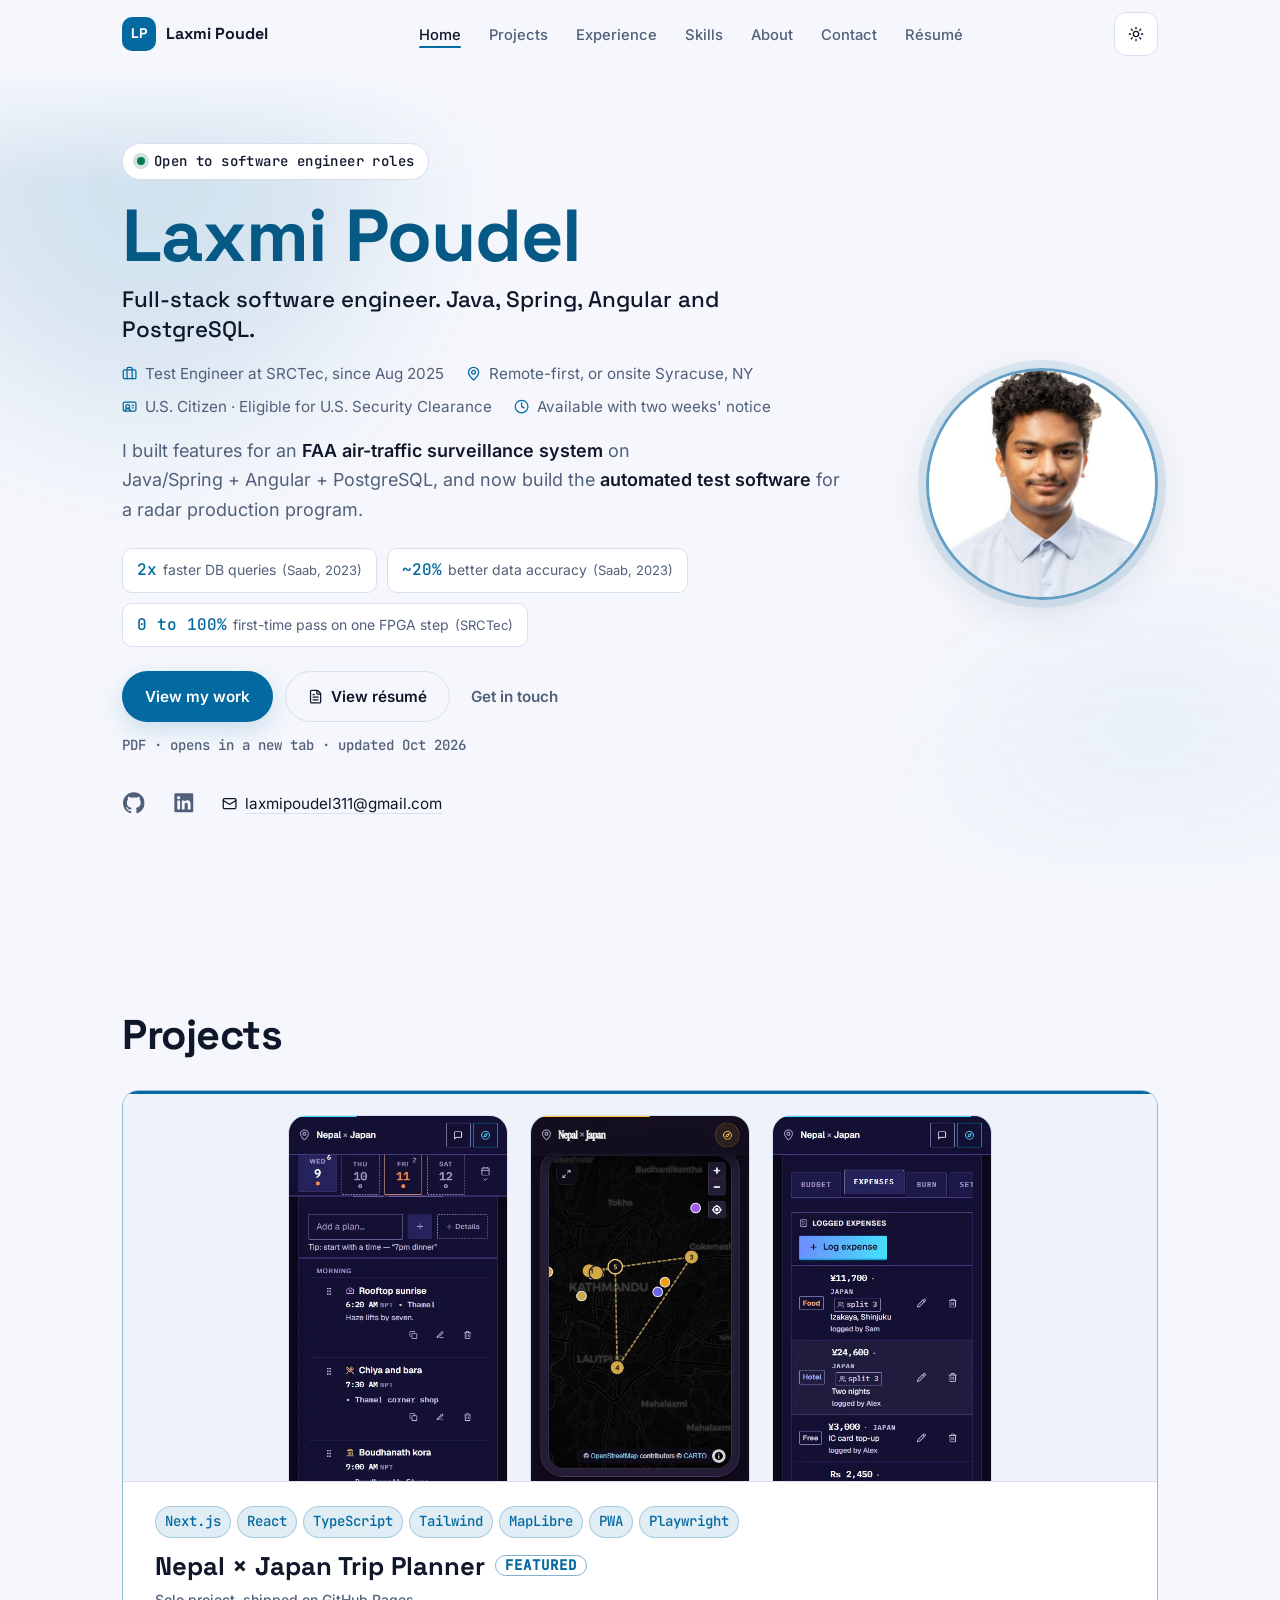
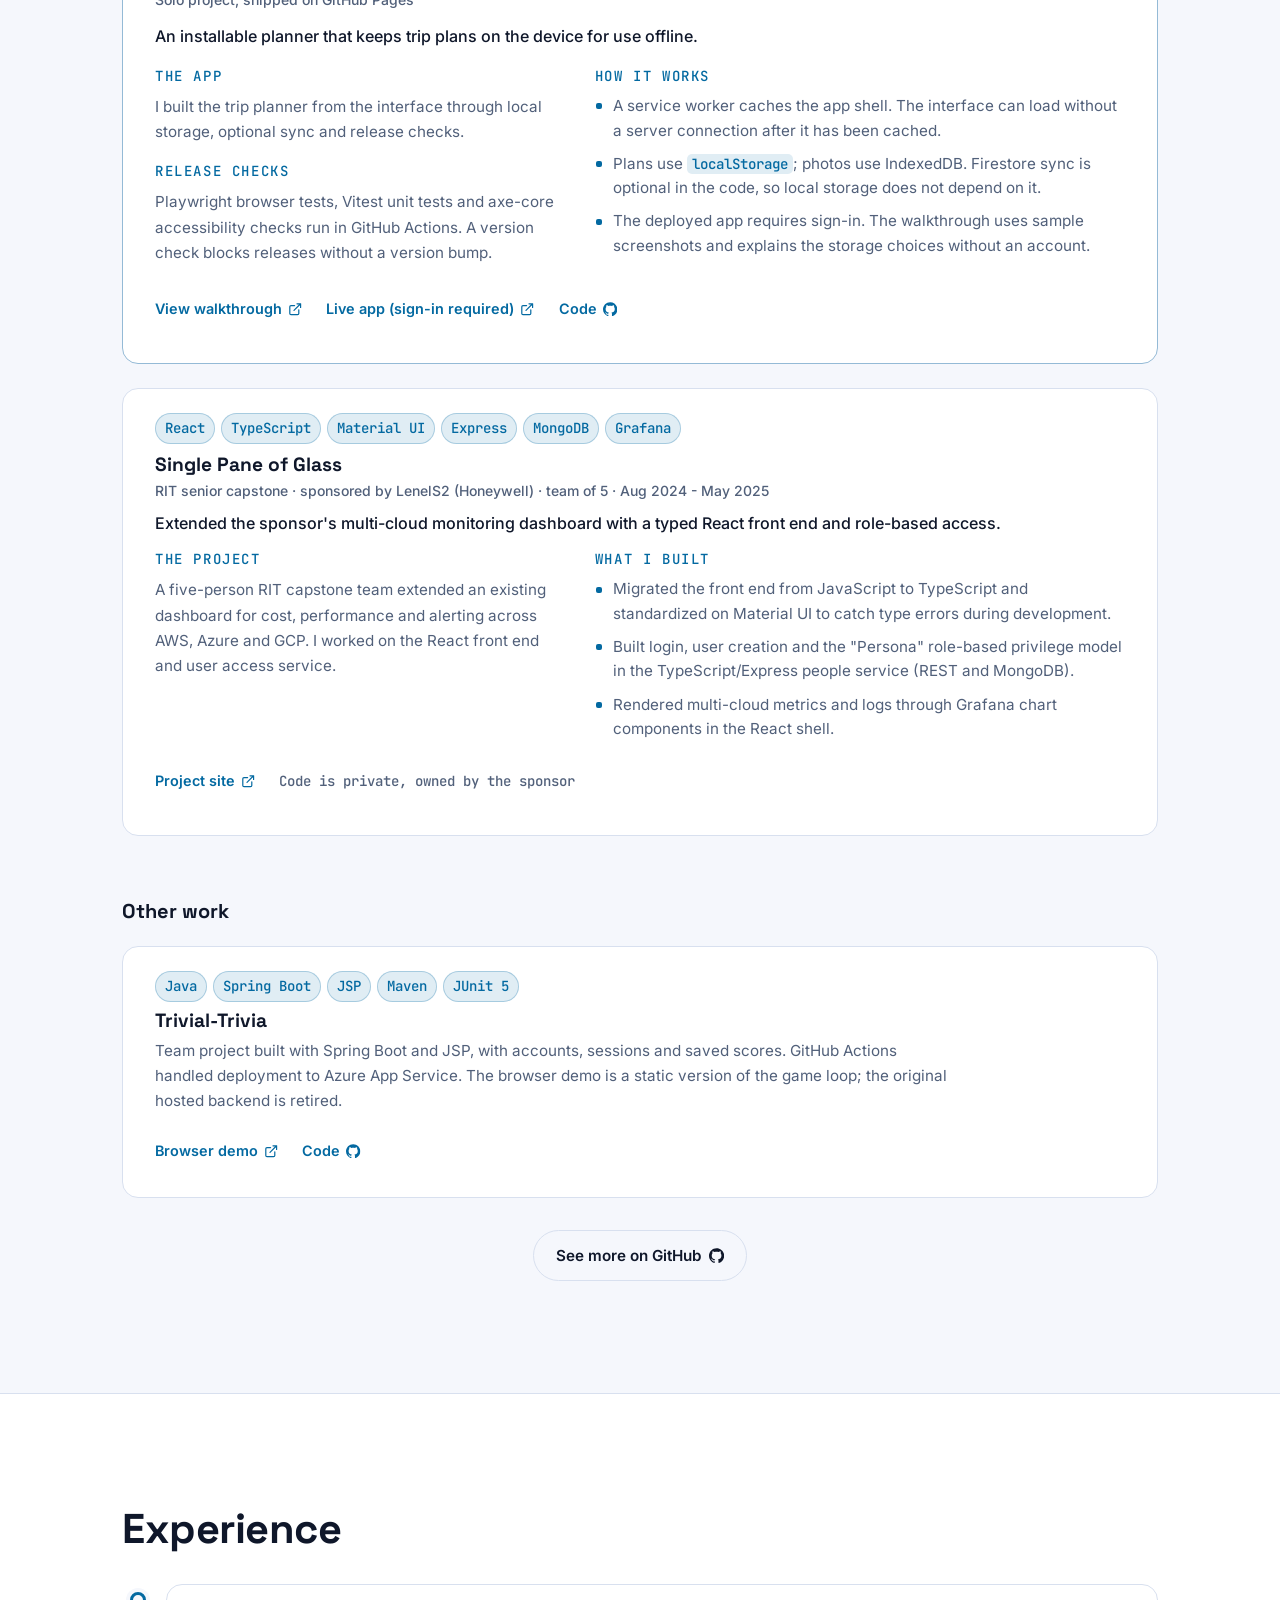
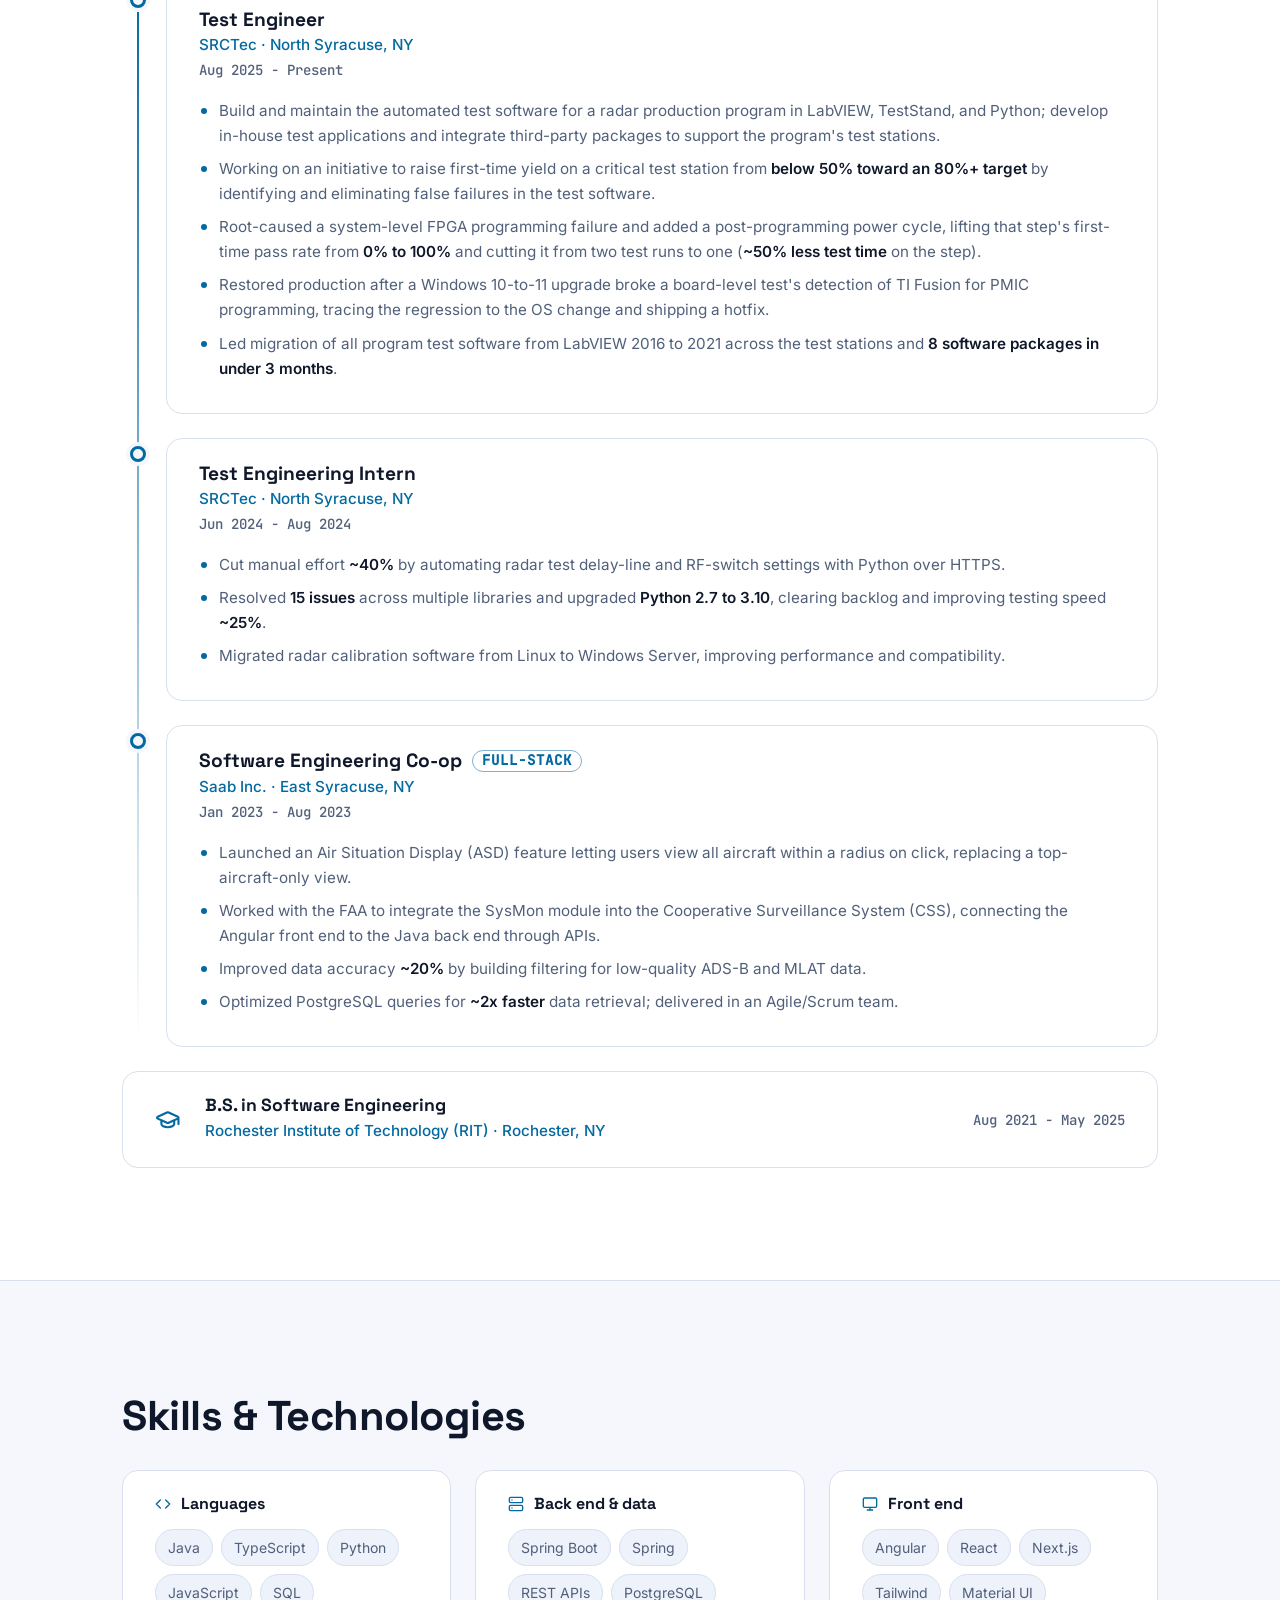
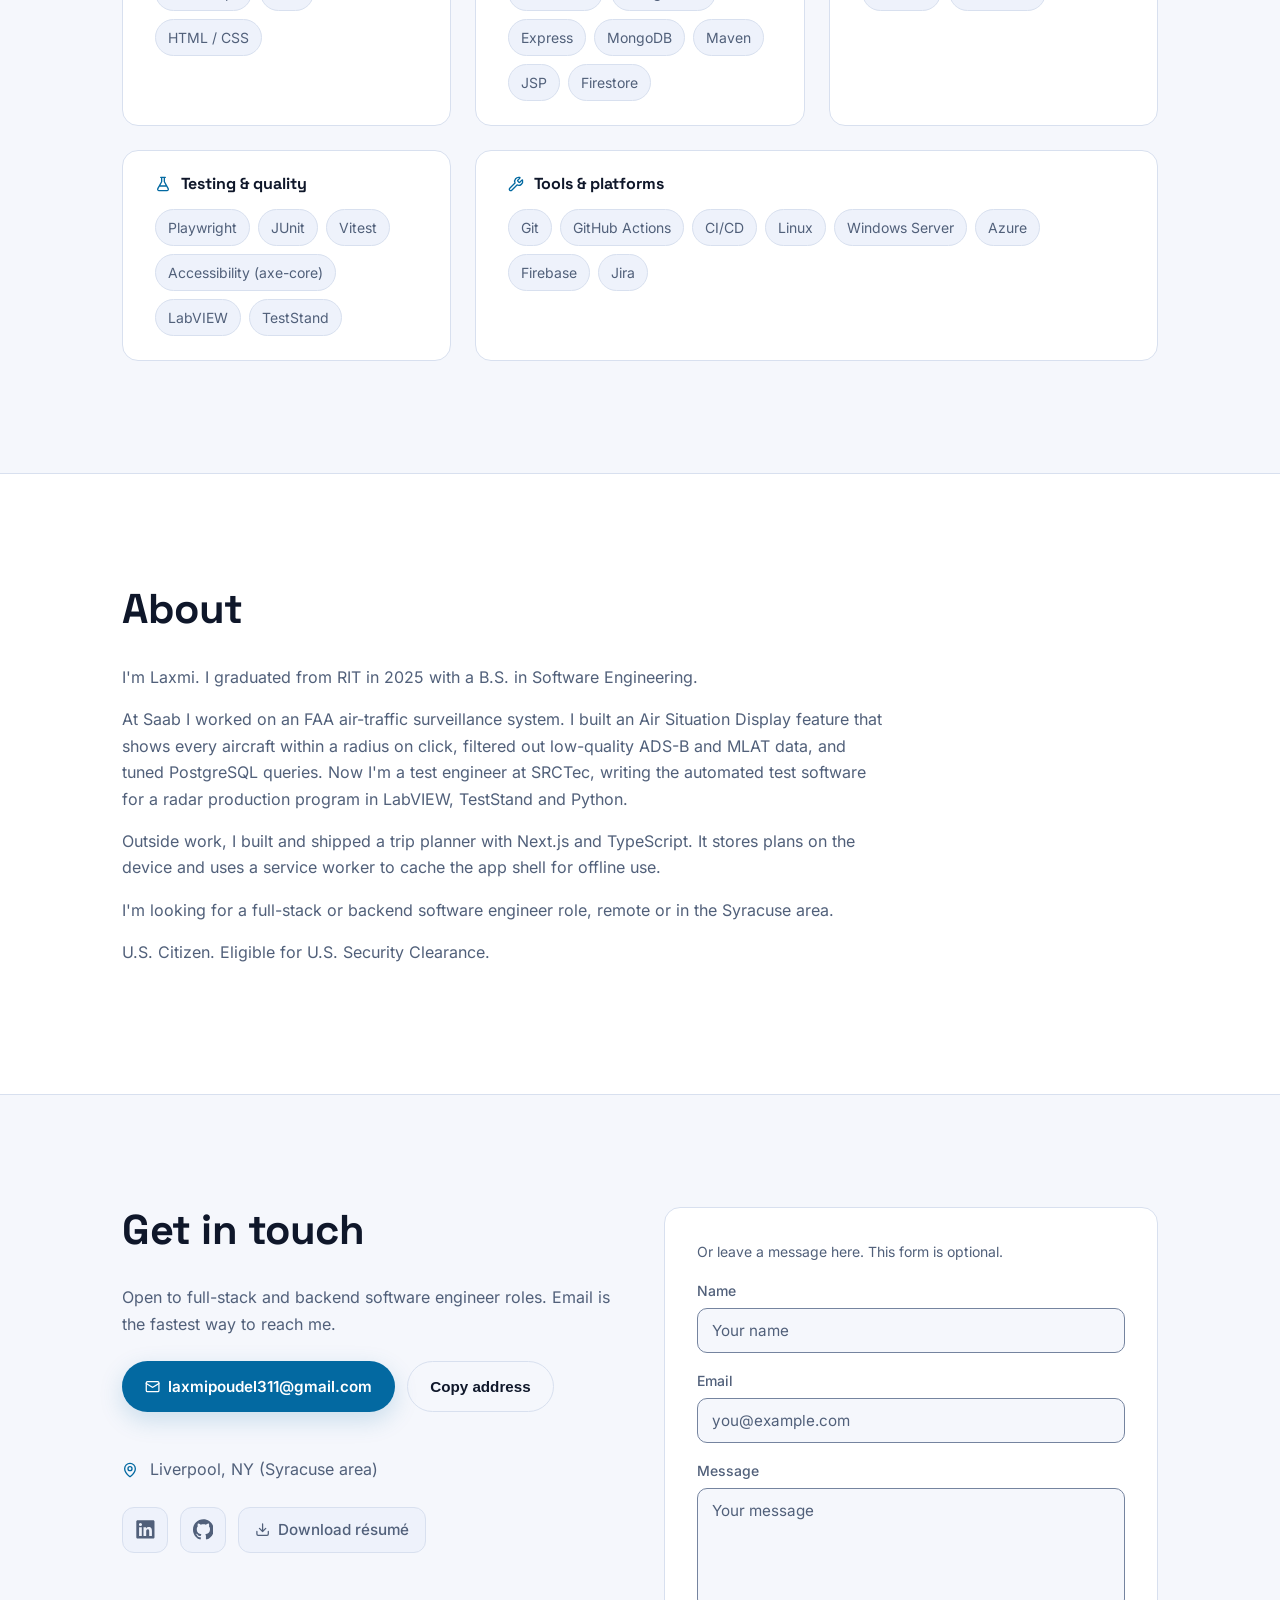
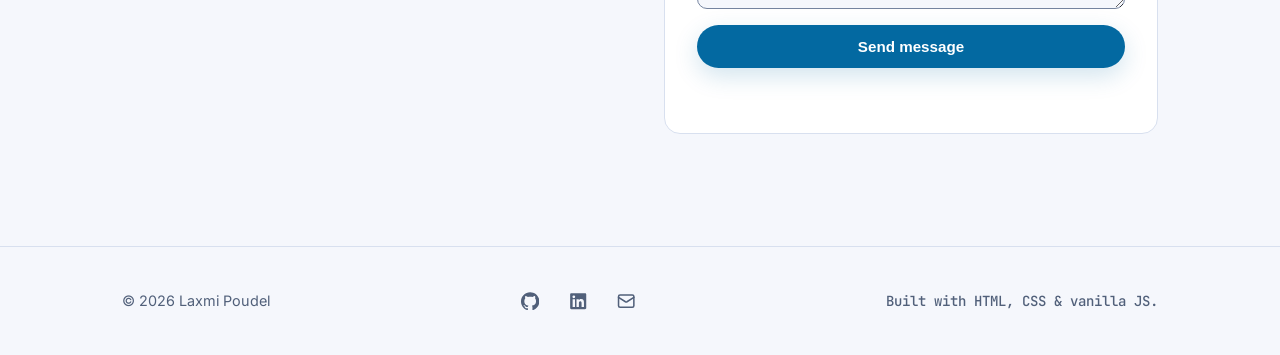
<file: index.html>
<!DOCTYPE html>
<html lang="en" data-theme="dark">
<head>
  <meta charset="UTF-8" />
  <meta name="viewport" content="width=device-width, initial-scale=1" />

  <script>
    (function () {
      var d = document.documentElement;
      d.classList.add("js");
      setTimeout(function () { if (!window.__ready) d.classList.remove("js"); }, 6000);
      try {
        var t = localStorage.getItem("theme") ||
          (window.matchMedia("(prefers-color-scheme: light)").matches ? "light" : "dark");
        d.setAttribute("data-theme", t);
      } catch (e) {}
    })();
  </script>

  <title>Laxmi Poudel | Full-Stack Software Engineer</title>
  <meta name="description" content="Laxmi Poudel, software engineer near Syracuse, NY. Java/Spring, Angular and PostgreSQL features, plus automated test software in LabVIEW, TestStand and Python." />
  <meta name="author" content="Laxmi Poudel" />
  <meta name="theme-color" content="#f5f7fc" media="(prefers-color-scheme: light)" />
  <meta name="theme-color" content="#0a0e1a" media="(prefers-color-scheme: dark)" />
  <link rel="canonical" href="https://powan55.github.io/" />

  <meta property="og:type" content="website" />
  <meta property="og:site_name" content="Laxmi Poudel" />
  <meta property="og:locale" content="en_US" />
  <meta property="og:title" content="Laxmi Poudel | Software Engineer" />
  <meta property="og:description" content="Laxmi Poudel, software engineer near Syracuse, NY. Java/Spring, Angular and PostgreSQL features, plus automated test software in LabVIEW, TestStand and Python." />
  <meta property="og:url" content="https://powan55.github.io/" />
  <meta property="og:image" content="https://powan55.github.io/assets/img/og-image.jpg" />
  <meta property="og:image:width" content="1200" />
  <meta property="og:image:height" content="630" />
  <meta property="og:image:alt" content="Laxmi Poudel, Software engineer. Java, Angular, Python. powan55.github.io" />
  <meta name="twitter:card" content="summary_large_image" />
  <meta name="twitter:title" content="Laxmi Poudel | Software Engineer" />
  <meta name="twitter:description" content="Laxmi Poudel, software engineer near Syracuse, NY. Java/Spring, Angular and PostgreSQL features, plus automated test software in LabVIEW, TestStand and Python." />
  <meta name="twitter:image" content="https://powan55.github.io/assets/img/og-image.jpg" />
  <meta name="twitter:image:alt" content="Laxmi Poudel, Software engineer. Java, Angular, Python. powan55.github.io" />

  <link rel="icon" href="favicon.ico" sizes="32x32 48x48" />
  <link rel="icon" href="data:image/svg+xml,%3Csvg xmlns='http://www.w3.org/2000/svg' viewBox='0 0 64 64'%3E%3Crect width='64' height='64' rx='14' fill='%230a0e1a'/%3E%3Cpath d='M11.75 16v32h15M35.75 48V16h8a8.5 8.5 0 0 1 0 17h-8' fill='none' stroke='%2338bdf8' stroke-width='6.5'/%3E%3C/svg%3E" type="image/svg+xml" sizes="any" />
  <link rel="apple-touch-icon" sizes="180x180" href="assets/img/apple-touch-icon.png" />

  <link rel="preload" href="assets/fonts/inter-latin-var.woff2" as="font" type="font/woff2" crossorigin />
  <link rel="preload" href="assets/fonts/space-grotesk-latin-var.woff2" as="font" type="font/woff2" crossorigin />
  <link rel="preload" href="assets/fonts/jetbrains-mono-500-latin.woff2" as="font" type="font/woff2" crossorigin />
  <link rel="stylesheet" href="css/styles.css" />

  <script type="application/ld+json">
  {
    "@context": "https://schema.org",
    "@type": "Person",
    "name": "Laxmi Poudel",
    "url": "https://powan55.github.io/",
    "email": "laxmipoudel311@gmail.com",
    "description": "Laxmi Poudel, software engineer near Syracuse, NY. Java/Spring, Angular and PostgreSQL features, plus automated test software in LabVIEW, TestStand and Python.",
    "image": "https://powan55.github.io/assets/img/headshot.jpg",
    "worksFor": { "@type": "Organization", "name": "SRCTec" },
    "alumniOf": { "@type": "CollegeOrUniversity", "name": "Rochester Institute of Technology" },
    "knowsAbout": ["Java", "Spring Boot", "Angular", "TypeScript", "React", "PostgreSQL", "Playwright", "test automation"],
    "sameAs": [
      "https://www.linkedin.com/in/laxmi-poudel-b8379b166/",
      "https://github.com/Powan55"
    ]
  }
  </script>
</head>
<body>
  <!-- Icons: Lucide (ISC) and Simple Icons (CC0); LinkedIn mark from Font Awesome Free (CC BY 4.0). Licence text in assets/ICONS-NOTICE.txt -->
  <svg width="0" height="0" style="position:absolute" aria-hidden="true" focusable="false">
    <defs>
      <symbol id="i-moon" viewBox="0 0 24 24"><path d="M20.985 12.486a9 9 0 1 1-9.473-9.472c.405-.022.617.46.402.803a6 6 0 0 0 8.268 8.268c.344-.215.825-.004.803.401"/></symbol>
      <symbol id="i-sun" viewBox="0 0 24 24"><circle cx="12" cy="12" r="4"/><path d="M12 2v2M12 20v2m-7.07-17.07 1.41 1.41m11.32 11.32 1.41 1.41M2 12h2m16 0h2M6.34 17.66l-1.41 1.41M19.07 4.93l-1.41 1.41"/></symbol>
      <symbol id="i-menu" viewBox="0 0 24 24"><path d="M4 5h16M4 12h16M4 19h16"/></symbol>
      <symbol id="i-x" viewBox="0 0 24 24"><path d="M18 6 6 18M6 6l12 12"/></symbol>
      <symbol id="i-map-pin" viewBox="0 0 24 24"><path d="M20 10c0 4.993-5.539 10.193-7.399 11.799a1 1 0 0 1-1.202 0C9.539 20.193 4 14.993 4 10a8 8 0 0 1 16 0"/><circle cx="12" cy="10" r="3"/></symbol>
      <symbol id="i-id-card" viewBox="0 0 24 24"><path d="M13 19a4 4 0 00-8 0M16 10h2M16 14h2"/><circle cx="9" cy="12" r="3"/><rect x="2" y="5" width="20" height="14" rx="2"/></symbol>
      <symbol id="i-briefcase" viewBox="0 0 24 24"><path d="M16 20V4a2 2 0 0 0-2-2h-4a2 2 0 0 0-2 2v16"/><rect width="20" height="14" x="2" y="6" rx="2"/></symbol>
      <symbol id="i-clock" viewBox="0 0 24 24"><circle cx="12" cy="12" r="10"/><path d="M12 6v6l4 2"/></symbol>
      <symbol id="i-file-text" viewBox="0 0 24 24"><path d="M6 22a2 2 0 0 1-2-2V4a2 2 0 0 1 2-2h8a2.4 2.4 0 0 1 1.704.706l3.588 3.588A2.4 2.4 0 0 1 20 8v12a2 2 0 0 1-2 2zM14 2v5a1 1 0 0 0 1 1h5M10 9H8m8 4H8m8 4H8"/></symbol>
      <symbol id="i-mail" viewBox="0 0 24 24"><path d="m22 7-8.991 5.727a2 2 0 0 1-2.009 0L2 7"/><rect x="2" y="4" width="20" height="16" rx="2"/></symbol>
      <symbol id="i-external-link" viewBox="0 0 24 24"><path d="M15 3h6v6M10 14 21 3M18 13v6a2 2 0 0 1-2 2H5a2 2 0 0 1-2-2V8a2 2 0 0 1 2-2h6"/></symbol>
      <symbol id="i-graduation-cap" viewBox="0 0 24 24"><path d="M21.42 10.922a1 1 0 0 0-.019-1.838L12.83 5.18a2 2 0 0 0-1.66 0L2.6 9.08a1 1 0 0 0 0 1.832l8.57 3.908a2 2 0 0 0 1.66 0zM22 10v6M6 12.5V16a6 3 0 0 0 12 0v-3.5"/></symbol>
      <symbol id="i-code" viewBox="0 0 24 24"><path d="m16 18 6-6-6-6M8 6l-6 6 6 6"/></symbol>
      <symbol id="i-server" viewBox="0 0 24 24"><rect width="20" height="8" x="2" y="2" rx="2" ry="2"/><rect width="20" height="8" x="2" y="14" rx="2" ry="2"/><path d="M6 6h.01M6 18h.01"/></symbol>
      <symbol id="i-monitor" viewBox="0 0 24 24"><rect width="20" height="14" x="2" y="3" rx="2"/><path d="M8 21h8M12 17v4"/></symbol>
      <symbol id="i-flask" viewBox="0 0 24 24"><path d="M14 2v6a2 2 0 0 0 .245.96l5.51 10.08A2 2 0 0 1 18 22H6a2 2 0 0 1-1.755-2.96l5.51-10.08A2 2 0 0 0 10 8V2M6.453 15h11.094M8.5 2h7"/></symbol>
      <symbol id="i-wrench" viewBox="0 0 24 24"><path d="M14.7 6.3a1 1 0 0 0 0 1.4l1.6 1.6a1 1 0 0 0 1.4 0l3.106-3.105c.32-.322.863-.22.983.218a6 6 0 0 1-8.259 7.057l-7.91 7.91a1 1 0 0 1-2.999-3l7.91-7.91a6 6 0 0 1 7.057-8.259c.438.12.54.662.219.984z"/></symbol>
      <symbol id="i-download" viewBox="0 0 24 24"><path d="M12 15V3M21 15v4a2 2 0 0 1-2 2H5a2 2 0 0 1-2-2v-4M7 10l5 5 5-5"/></symbol>
      <symbol id="i-arrow-up" viewBox="0 0 24 24"><path d="m5 12 7-7 7 7M12 19V5"/></symbol>
      <symbol id="i-github" viewBox="0 0 24 24"><path fill="currentColor" stroke="none" d="M12 .297c-6.63 0-12 5.373-12 12 0 5.303 3.438 9.8 8.205 11.385.6.113.82-.258.82-.577 0-.285-.01-1.04-.015-2.04-3.338.724-4.042-1.61-4.042-1.61C4.422 18.07 3.633 17.7 3.633 17.7c-1.087-.744.084-.729.084-.729 1.205.084 1.838 1.236 1.838 1.236 1.07 1.835 2.809 1.305 3.495.998.108-.776.417-1.305.76-1.605-2.665-.3-5.466-1.332-5.466-5.93 0-1.31.465-2.38 1.235-3.22-.135-.303-.54-1.523.105-3.176 0 0 1.005-.322 3.3 1.23.96-.267 1.98-.399 3-.405 1.02.006 2.04.138 3 .405 2.28-1.552 3.285-1.23 3.285-1.23.645 1.653.24 2.873.12 3.176.765.84 1.23 1.91 1.23 3.22 0 4.61-2.805 5.625-5.475 5.92.42.36.81 1.096.81 2.22 0 1.606-.015 2.896-.015 3.286 0 .315.21.69.825.57C20.565 22.092 24 17.592 24 12.297c0-6.627-5.373-12-12-12"/></symbol>
      <symbol id="i-linkedin" viewBox="-32 0 512 512"><path fill="currentColor" stroke="none" d="M416 32L31.9 32C14.3 32 0 46.5 0 64.3L0 447.7C0 465.5 14.3 480 31.9 480L416 480c17.6 0 32-14.5 32-32.3l0-383.4C448 46.5 433.6 32 416 32zM135.4 416l-66.4 0 0-213.8 66.5 0 0 213.8-.1 0zM102.2 96a38.5 38.5 0 1 1 0 77 38.5 38.5 0 1 1 0-77zM384.3 416l-66.4 0 0-104c0-24.8-.5-56.7-34.5-56.7-34.6 0-39.9 27-39.9 54.9l0 105.8-66.4 0 0-213.8 63.7 0 0 29.2 .9 0c8.9-16.8 30.6-34.5 62.9-34.5 67.2 0 79.7 44.3 79.7 101.9l0 117.2z"/></symbol>
    </defs>
  </svg>

  <a class="skip-link" href="#main">Skip to content</a>

  <header id="site-header">
    <div class="container nav-wrap">
      <a href="#home" class="brand">
        <span class="brand-mark" aria-hidden="true">LP</span>
        <span class="brand-name">Laxmi&nbsp;Poudel</span>
      </a>

      <nav id="primary-nav" aria-label="Primary">
        <ul class="nav-list" role="list">
          <li><a href="#home">Home</a></li>
          <li><a href="#projects">Projects</a></li>
          <li><a href="#experience">Experience</a></li>
          <li><a href="#skills">Skills</a></li>
          <li><a href="#about">About</a></li>
          <li><a href="#contact">Contact</a></li>
          <li><a href="assets/resume/Laxmi-Poudel-Resume.pdf" target="_blank" rel="noopener">R&eacute;sum&eacute;</a></li>
        </ul>
      </nav>

      <div class="nav-actions">
        <button id="theme-toggle" class="icon-btn" type="button" aria-label="Dark theme" aria-pressed="true" title="Toggle theme">
          <svg class="i" aria-hidden="true"><use href="#i-moon"/></svg>
        </button>
        <button id="nav-toggle" class="icon-btn nav-burger" type="button" aria-label="Open menu" aria-expanded="false" aria-controls="primary-nav">
          <svg class="i" aria-hidden="true"><use href="#i-menu"/></svg>
        </button>
      </div>
    </div>
  </header>

  <main id="main" tabindex="-1">
    <section id="home" class="hero">
      <div class="aurora" aria-hidden="true">
        <span class="blob blob-1"></span>
        <span class="blob blob-2"></span>
      </div>
      <div class="container hero-inner">
        <img class="hero-photo" src="assets/img/headshot.jpg" alt="Laxmi Poudel" width="480" height="600" fetchpriority="high" />
        <div class="hero-text">
          <p class="eyebrow eyebrow--open">
            <span class="status-dot" aria-hidden="true"></span> Open to software engineer roles
          </p>
          <h1 class="hero-title"><span class="accent-text">Laxmi&nbsp;Poudel</span></h1>
          <p class="hero-role">
            Full-stack software engineer. Java, Spring, Angular and PostgreSQL.
          </p>
          <ul class="hero-facts" role="list">
            <li><svg class="i" aria-hidden="true"><use href="#i-briefcase"/></svg> Test Engineer at SRCTec, since Aug&nbsp;2025</li>
            <li><svg class="i" aria-hidden="true"><use href="#i-map-pin"/></svg> Remote-first, or onsite Syracuse,&nbsp;NY</li>
            <li><svg class="i" aria-hidden="true"><use href="#i-id-card"/></svg> U.S. Citizen &middot; Eligible for U.S. Security Clearance</li>
            <li><svg class="i" aria-hidden="true"><use href="#i-clock"/></svg> Available with two weeks' notice</li>
          </ul>
          <p class="hero-lead">
            I built features for an <strong>FAA air-traffic surveillance system</strong> on Java/Spring&nbsp;+&nbsp;Angular&nbsp;+&nbsp;PostgreSQL,
            and now build the <strong>automated test software</strong> for a radar production program.
          </p>

          <ul class="stat-chips" role="list">
            <li><span class="stat-num">2x</span> faster DB queries <span class="stat-src">(Saab, 2023)</span></li>
            <li><span class="stat-num">~20%</span> better data accuracy <span class="stat-src">(Saab, 2023)</span></li>
            <li><span class="stat-num">0&nbsp;to&nbsp;100%</span> first-time pass on one FPGA step <span class="stat-src">(SRCTec)</span></li>
          </ul>

          <div class="hero-cta">
            <a href="#projects" class="btn btn-primary">View my work</a>
            <a href="assets/resume/Laxmi-Poudel-Resume.pdf" class="btn btn-ghost" target="_blank" rel="noopener">
              <svg class="i" aria-hidden="true"><use href="#i-file-text"/></svg> View r&eacute;sum&eacute;
            </a>
            <a href="#contact" class="btn btn-link">Get in touch</a>
            <span class="cta-note">PDF &middot; opens in a new tab &middot; updated Oct 2026</span>
          </div>

          <div class="hero-socials">
            <a href="https://github.com/Powan55" target="_blank" rel="noopener noreferrer" aria-label="GitHub"><svg class="i" aria-hidden="true"><use href="#i-github"/></svg></a>
            <a href="https://www.linkedin.com/in/laxmi-poudel-b8379b166/" target="_blank" rel="noopener noreferrer" aria-label="LinkedIn"><svg class="i" aria-hidden="true"><use href="#i-linkedin"/></svg></a>
            <a class="hero-email" href="mailto:laxmipoudel311@gmail.com"><svg class="i" aria-hidden="true"><use href="#i-mail"/></svg> laxmipoudel311@gmail.com</a>
          </div>
        </div>
      </div>
    </section>

    <section id="projects" class="section" aria-labelledby="proj-title">
      <div class="container">
        <h2 id="proj-title" class="section-title" data-reveal>Projects</h2>

        <div class="work-grid">
          <article class="work-card work-card--featured glow-card" data-reveal>
            <div class="work-media work-media--shots">
              <img src="assets/img/trip-planner-day.webp" alt="Trip planner day view with the morning's plans listed by time, using sample data" width="390" height="844" loading="lazy" />
              <img src="assets/img/trip-planner-map.webp" alt="Trip planner map of Kathmandu with numbered stops joined by a route, using sample data" width="390" height="844" loading="lazy" />
              <img class="shot-extra" src="assets/img/trip-planner-expenses.webp" alt="Trip planner expense log with amounts in yen and rupees split between travelers, using sample data" width="390" height="844" loading="lazy" />
            </div>
            <div class="work-body">
              <div class="work-tags">
                <span>Next.js</span><span>React</span><span>TypeScript</span><span>Tailwind</span><span>MapLibre</span><span>PWA</span><span>Playwright</span>
              </div>
              <h3>Nepal &times; Japan Trip Planner <span class="tl-flag">Featured</span></h3>
              <p class="work-sub">Solo project, shipped on GitHub Pages</p>
              <p class="work-outcome">An installable planner that keeps trip plans on the device for use offline.</p>

              <div class="case-cols">
                <div class="case-block">
                  <p class="case-label">The app</p>
                  <p>I built the trip planner from the interface through local storage, optional sync and release checks.</p>

                  <p class="case-label">Release checks</p>
                  <p>Playwright browser tests, Vitest unit tests and axe-core accessibility checks run in GitHub Actions. A version check blocks releases without a version bump.</p>
                </div>
                <div class="case-block">
                  <p class="case-label">How it works</p>
                  <ul class="case-list" role="list">
                    <li>A service worker caches the app shell. The interface can load without a server connection after it has been cached.</li>
                    <li>Plans use <code>localStorage</code>; photos use IndexedDB. Firestore sync is optional in the code, so local storage does not depend on it.</li>
                    <li>The deployed app requires sign-in. The walkthrough uses sample screenshots and explains the storage choices without an account.</li>
                  </ul>
                </div>
              </div>

              <div class="work-links">
                <a class="work-link" href="trip-planner.html">View walkthrough <svg class="i" aria-hidden="true"><use href="#i-external-link"/></svg></a>
                <a class="work-link" href="https://powan55.github.io/trip_planner/" target="_blank" rel="noopener noreferrer">Live app (sign-in required) <svg class="i" aria-hidden="true"><use href="#i-external-link"/></svg></a>
                <a class="work-link" href="https://github.com/Powan55/trip_planner" target="_blank" rel="noopener noreferrer">Code <svg class="i" aria-hidden="true"><use href="#i-github"/></svg></a>
              </div>
            </div>
          </article>

          <article class="work-card work-card--wide glow-card" data-reveal>
            <div class="work-body">
              <div class="work-tags">
                <span>React</span><span>TypeScript</span><span>Material UI</span><span>Express</span><span>MongoDB</span><span>Grafana</span>
              </div>
              <h3>Single Pane of Glass</h3>
              <p class="work-sub">RIT senior capstone &middot; sponsored by LenelS2 (Honeywell) &middot; team of 5 &middot; Aug 2024 - May 2025</p>
              <p class="work-outcome">Extended the sponsor's multi-cloud monitoring dashboard with a typed React front end and role-based access.</p>

              <div class="case-cols">
                <div class="case-block">
                  <p class="case-label">The project</p>
                  <p>A five-person RIT capstone team extended an existing dashboard for cost, performance and alerting across AWS, Azure and GCP. I worked on the React front end and user access service.</p>

                </div>
                <div class="case-block">
                  <p class="case-label">What I built</p>
                  <ul class="case-list" role="list">
                    <li>Migrated the front end from JavaScript to TypeScript and standardized on Material UI to catch type errors during development.</li>
                    <li>Built login, user creation and the "Persona" role-based privilege model in the TypeScript/Express people service (REST and MongoDB).</li>
                    <li>Rendered multi-cloud metrics and logs through Grafana chart components in the React shell.</li>
                  </ul>
                </div>
              </div>

              <div class="work-links">
                <a class="work-link" href="https://the-nimbus-navigators.github.io/senior-project-website/" target="_blank" rel="noopener noreferrer">Project site <svg class="i" aria-hidden="true"><use href="#i-external-link"/></svg></a>
                <span class="work-note">Code is private, owned by the sponsor</span>
              </div>
            </div>
          </article>
        </div>

        <h3 class="subhead" data-reveal>Other work</h3>
        <div class="other-work">
          <article class="work-card work-card--mini glow-card" data-reveal>
            <div class="work-body">
              <div class="work-tags">
                <span>Java</span><span>Spring Boot</span><span>JSP</span><span>Maven</span><span>JUnit 5</span>
              </div>
              <h4>Trivial-Trivia</h4>
              <p>Team project built with Spring Boot and JSP, with accounts, sessions and saved scores. GitHub Actions handled deployment to Azure App Service. The browser demo is a static version of the game loop; the original hosted backend is retired.</p>
              <div class="work-links">
                <a class="work-link" href="https://powan55.github.io/Trivial-Trivia/" target="_blank" rel="noopener noreferrer">Browser demo <svg class="i" aria-hidden="true"><use href="#i-external-link"/></svg></a>
                <a class="work-link" href="https://github.com/Powan55/Trivial-Trivia" target="_blank" rel="noopener noreferrer">Code <svg class="i" aria-hidden="true"><use href="#i-github"/></svg></a>
              </div>
            </div>
          </article>

        </div>

        <div class="center-cta" data-reveal>
          <a href="https://github.com/Powan55" target="_blank" rel="noopener noreferrer" class="btn btn-ghost">See more on GitHub <svg class="i" aria-hidden="true"><use href="#i-github"/></svg></a>
        </div>
      </div>
    </section>

    <section id="experience" class="section section-alt" aria-labelledby="exp-title">
      <div class="container">
        <h2 id="exp-title" class="section-title" data-reveal>Experience</h2>
        <ol class="timeline" role="list">
          <li class="tl-item" data-reveal>
            <div class="tl-dot" aria-hidden="true"></div>
            <div class="tl-card glow-card">
              <div class="tl-head">
                <h3>Test Engineer</h3>
                <span class="tl-co">SRCTec &middot; North Syracuse, NY</span>
                <span class="tl-date">Aug 2025 - Present</span>
              </div>
              <ul class="tl-bullets" role="list">
                <li>Build and maintain the automated test software for a radar production program in LabVIEW, TestStand, and Python; develop in-house test applications and integrate third-party packages to support the program's test stations.</li>
                <li>Working on an initiative to raise first-time yield on a critical test station from <strong>below 50% toward an 80%+ target</strong> by identifying and eliminating false failures in the test software.</li>
                <li>Root-caused a system-level FPGA programming failure and added a post-programming power cycle, lifting that step's first-time pass rate from <strong>0% to 100%</strong> and cutting it from two test runs to one (<strong>~50% less test time</strong> on the step).</li>
                <li>Restored production after a Windows 10-to-11 upgrade broke a board-level test's detection of TI Fusion for PMIC programming, tracing the regression to the OS change and shipping a hotfix.</li>
                <li>Led migration of all program test software from LabVIEW 2016 to 2021 across the test stations and <strong>8 software packages in under 3 months</strong>.</li>
              </ul>
            </div>
          </li>

          <li class="tl-item" data-reveal>
            <div class="tl-dot" aria-hidden="true"></div>
            <div class="tl-card glow-card">
              <div class="tl-head">
                <h3>Test Engineering Intern</h3>
                <span class="tl-co">SRCTec &middot; North Syracuse, NY</span>
                <span class="tl-date">Jun 2024 - Aug 2024</span>
              </div>
              <ul class="tl-bullets" role="list">
                <li>Cut manual effort <strong>~40%</strong> by automating radar test delay-line and RF-switch settings with Python over HTTPS.</li>
                <li>Resolved <strong>15 issues</strong> across multiple libraries and upgraded <strong>Python 2.7 to 3.10</strong>, clearing backlog and improving testing speed <strong>~25%</strong>.</li>
                <li>Migrated radar calibration software from Linux to Windows Server, improving performance and compatibility.</li>
              </ul>
            </div>
          </li>

          <li class="tl-item" data-reveal>
            <div class="tl-dot" aria-hidden="true"></div>
            <div class="tl-card glow-card">
              <div class="tl-head">
                <h3>Software Engineering Co-op <span class="tl-flag">Full-stack</span></h3>
                <span class="tl-co">Saab Inc. &middot; East Syracuse, NY</span>
                <span class="tl-date">Jan 2023 - Aug 2023</span>
              </div>
              <ul class="tl-bullets" role="list">
                <li>Launched an Air Situation Display (ASD) feature letting users view all aircraft within a radius on click, replacing a top-aircraft-only view.</li>
                <li>Worked with the FAA to integrate the SysMon module into the Cooperative Surveillance System (CSS), connecting the Angular front end to the Java back end through APIs.</li>
                <li>Improved data accuracy <strong>~20%</strong> by building filtering for low-quality ADS-B and MLAT data.</li>
                <li>Optimized PostgreSQL queries for <strong>~2x faster</strong> data retrieval; delivered in an Agile/Scrum team.</li>
              </ul>
            </div>
          </li>
        </ol>

        <div class="edu-card glow-card" data-reveal>
          <svg class="i" aria-hidden="true"><use href="#i-graduation-cap"/></svg>
          <div>
            <h3>B.S. in Software Engineering</h3>
            <span class="tl-co">Rochester Institute of Technology (RIT) &middot; Rochester, NY</span>
          </div>
          <span class="tl-date">Aug 2021 - May 2025</span>
        </div>
      </div>
    </section>

    <section id="skills" class="section" aria-labelledby="skills-title">
      <div class="container">
        <h2 id="skills-title" class="section-title" data-reveal>Skills &amp; Technologies</h2>
        <div class="skills-grid">
          <div class="skill-group" data-reveal>
            <h3><svg class="i" aria-hidden="true"><use href="#i-code"/></svg> Languages</h3>
            <ul class="chips" role="list">
              <li>Java</li><li>TypeScript</li><li>Python</li><li>JavaScript</li><li>SQL</li><li>HTML / CSS</li>
            </ul>
          </div>
          <div class="skill-group" data-reveal>
            <h3><svg class="i" aria-hidden="true"><use href="#i-server"/></svg> Back end &amp; data</h3>
            <ul class="chips" role="list">
              <li>Spring Boot</li><li>Spring</li><li>REST APIs</li><li>PostgreSQL</li><li>Express</li><li>MongoDB</li><li>Maven</li><li>JSP</li><li>Firestore</li>
            </ul>
          </div>
          <div class="skill-group" data-reveal>
            <h3><svg class="i" aria-hidden="true"><use href="#i-monitor"/></svg> Front end</h3>
            <ul class="chips" role="list">
              <li>Angular</li><li>React</li><li>Next.js</li><li>Tailwind</li><li>Material UI</li>
            </ul>
          </div>
          <div class="skill-group" data-reveal>
            <h3><svg class="i" aria-hidden="true"><use href="#i-flask"/></svg> Testing &amp; quality</h3>
            <ul class="chips" role="list">
              <li>Playwright</li><li>JUnit</li><li>Vitest</li><li>Accessibility (axe-core)</li><li>LabVIEW</li><li>TestStand</li>
            </ul>
          </div>
          <div class="skill-group" data-reveal>
            <h3><svg class="i" aria-hidden="true"><use href="#i-wrench"/></svg> Tools &amp; platforms</h3>
            <ul class="chips" role="list">
              <li>Git</li><li>GitHub Actions</li><li>CI/CD</li><li>Linux</li><li>Windows Server</li><li>Azure</li><li>Firebase</li><li>Jira</li>
            </ul>
          </div>
        </div>
      </div>
    </section>

    <section id="about" class="section section-alt" aria-labelledby="about-title">
      <div class="container">
        <div class="about-body" data-reveal>
          <h2 id="about-title" class="section-title">About</h2>
          <p>
            I'm Laxmi. I graduated from RIT in 2025 with a B.S. in Software Engineering.
          </p>
          <p>
            At Saab I worked on an FAA air-traffic surveillance system. I built an Air Situation Display feature that shows every aircraft
            within a radius on click, filtered out low-quality ADS-B and MLAT data, and tuned PostgreSQL queries. Now I'm a test engineer at
            SRCTec, writing the automated test software for a radar production program in LabVIEW, TestStand and Python.
          </p>
          <p>
            Outside work, I built and shipped a trip planner with Next.js and TypeScript. It stores plans on the device and uses a
            service worker to cache the app shell for offline use.
          </p>
          <p>
            I'm looking for a full-stack or backend software engineer role, remote or in the Syracuse area.
          </p>
          <p>
            U.S. Citizen. Eligible for U.S. Security Clearance.
          </p>
        </div>
      </div>
    </section>

    <section id="contact" class="section" aria-labelledby="contact-title">
      <div class="container contact-grid">
        <div data-reveal>
          <h2 id="contact-title" class="section-title">Get in touch</h2>
          <p class="contact-lead">Open to full-stack and backend software engineer roles. Email is the fastest way to reach me.</p>
          <div class="contact-email">
            <a class="btn btn-primary" href="mailto:laxmipoudel311@gmail.com"><svg class="i" aria-hidden="true"><use href="#i-mail"/></svg> laxmipoudel311@gmail.com</a>
            <button type="button" id="copy-email" class="btn btn-ghost">Copy address</button>
          </div>
          <p id="copy-status" role="status" aria-live="polite"></p>
          <ul class="contact-list" role="list">
            <li><svg class="i" aria-hidden="true"><use href="#i-map-pin"/></svg> Liverpool, NY (Syracuse area)</li>
          </ul>
          <div class="contact-socials">
            <a href="https://www.linkedin.com/in/laxmi-poudel-b8379b166/" target="_blank" rel="noopener noreferrer" aria-label="LinkedIn"><svg class="i" aria-hidden="true"><use href="#i-linkedin"/></svg></a>
            <a href="https://github.com/Powan55" target="_blank" rel="noopener noreferrer" aria-label="GitHub"><svg class="i" aria-hidden="true"><use href="#i-github"/></svg></a>
            <a class="social-text" href="assets/resume/Laxmi-Poudel-Resume.pdf" download><svg class="i" aria-hidden="true"><use href="#i-download"/></svg> Download r&eacute;sum&eacute;</a>
          </div>
        </div>

        <div class="contact-right" data-reveal>
          <form name="contact" novalidate>
            <p class="form-hint">Or leave a message here. This form is optional.</p>
            <div class="field--hp" aria-hidden="true">
              <input type="text" name="_hp" tabindex="-1" autocomplete="off" />
            </div>
            <div class="field">
              <label for="f-name">Name</label>
              <input id="f-name" type="text" name="Name" placeholder="Your name" autocomplete="name" maxlength="100" required />
            </div>
            <div class="field">
              <label for="f-email">Email</label>
              <input id="f-email" type="email" name="Email" placeholder="you@example.com" autocomplete="email" maxlength="254" required />
            </div>
            <div class="field">
              <label for="f-message">Message</label>
              <textarea id="f-message" name="Message" rows="5" maxlength="2000" placeholder="Your message" required></textarea>
            </div>
            <button type="submit" class="btn btn-primary btn-block">Send message</button>
            <div class="form-msg"><span id="msg" role="status"></span><span id="msg-err" role="alert"></span></div>
          </form>
        </div>
      </div>
    </section>
  </main>

  <footer class="site-footer">
    <div class="container footer-wrap">
      <span>&copy; <span id="year">2026</span> Laxmi Poudel</span>
      <div class="footer-socials">
        <a href="https://github.com/Powan55" target="_blank" rel="noopener noreferrer" aria-label="GitHub"><svg class="i" aria-hidden="true"><use href="#i-github"/></svg></a>
        <a href="https://www.linkedin.com/in/laxmi-poudel-b8379b166/" target="_blank" rel="noopener noreferrer" aria-label="LinkedIn"><svg class="i" aria-hidden="true"><use href="#i-linkedin"/></svg></a>
        <a href="mailto:laxmipoudel311@gmail.com" aria-label="Email"><svg class="i" aria-hidden="true"><use href="#i-mail"/></svg></a>
      </div>
      <span class="footer-built">Built with HTML, CSS &amp; vanilla JS.</span>
    </div>
  </footer>

  <button id="to-top" class="to-top" type="button" aria-label="Back to top">
    <svg class="i" aria-hidden="true"><use href="#i-arrow-up"/></svg>
  </button>

  <script src="js/main.js" defer></script>
</body>
</html>
</file>
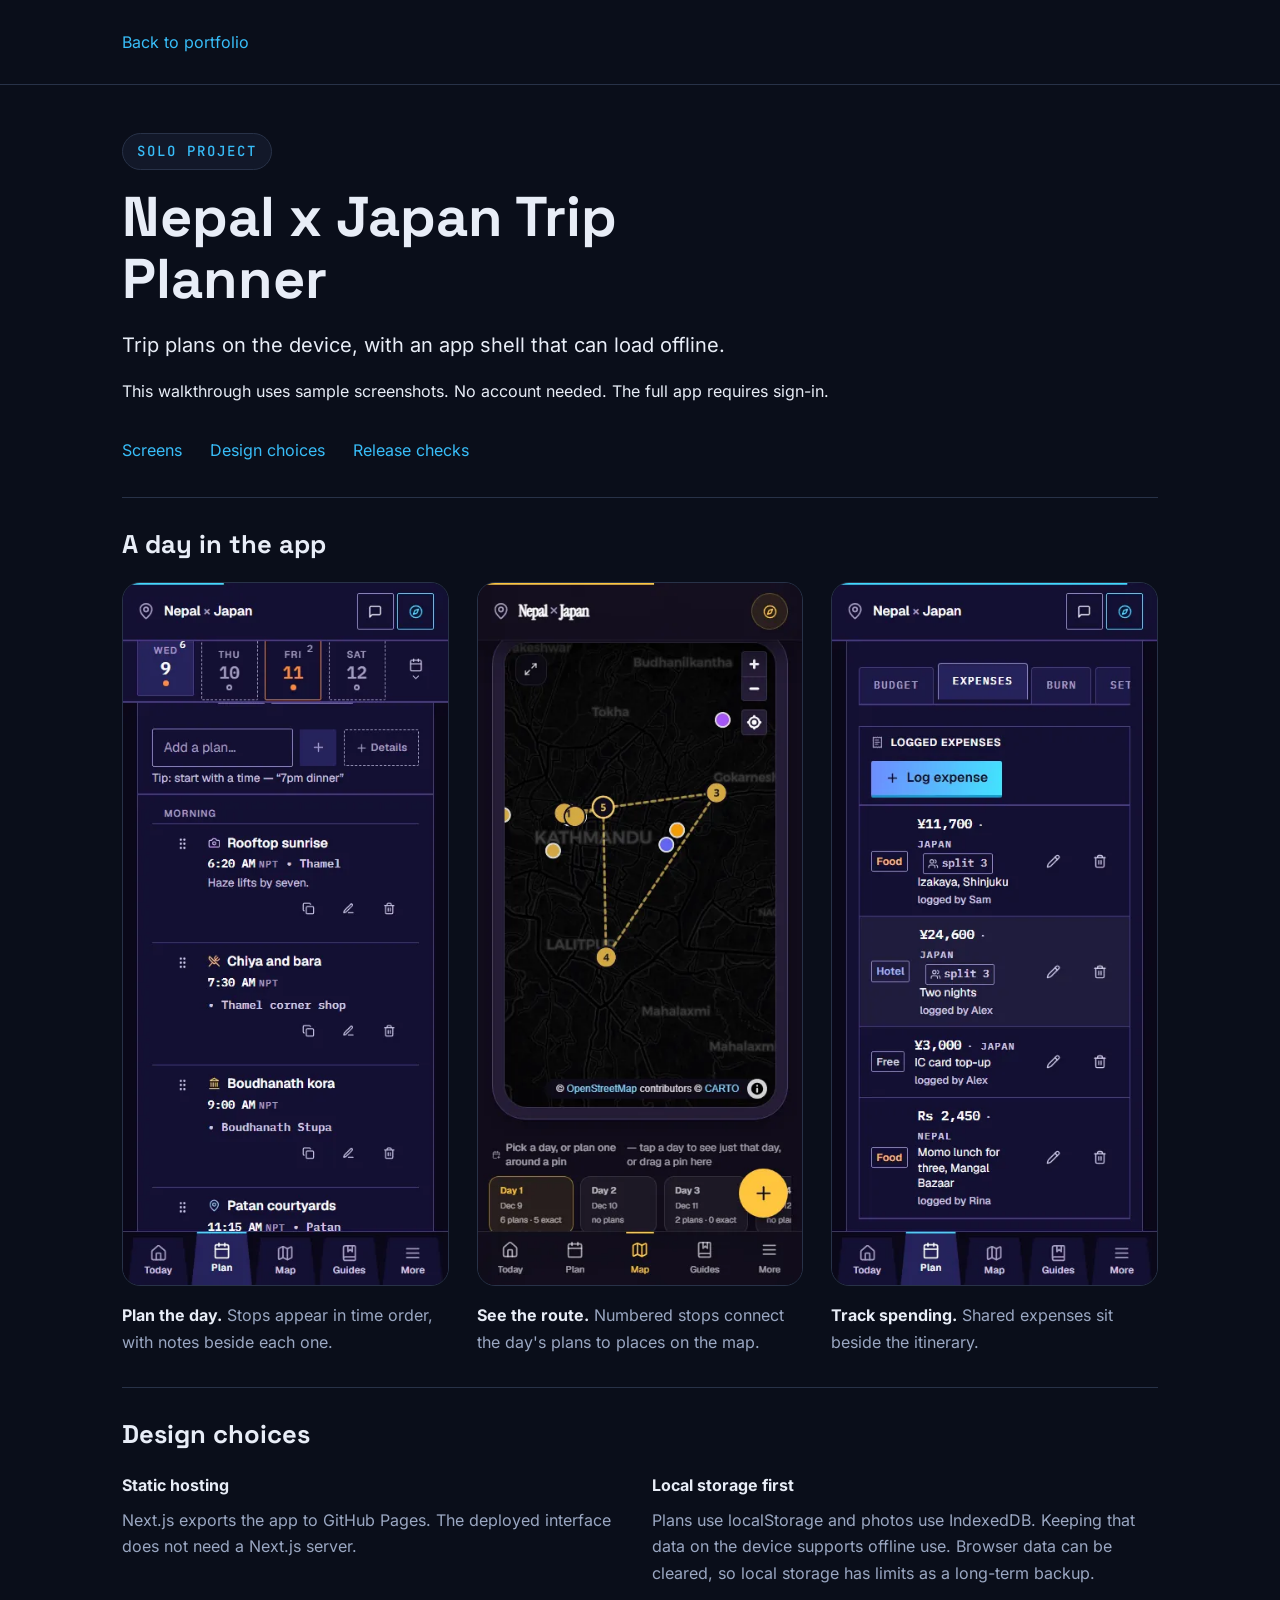
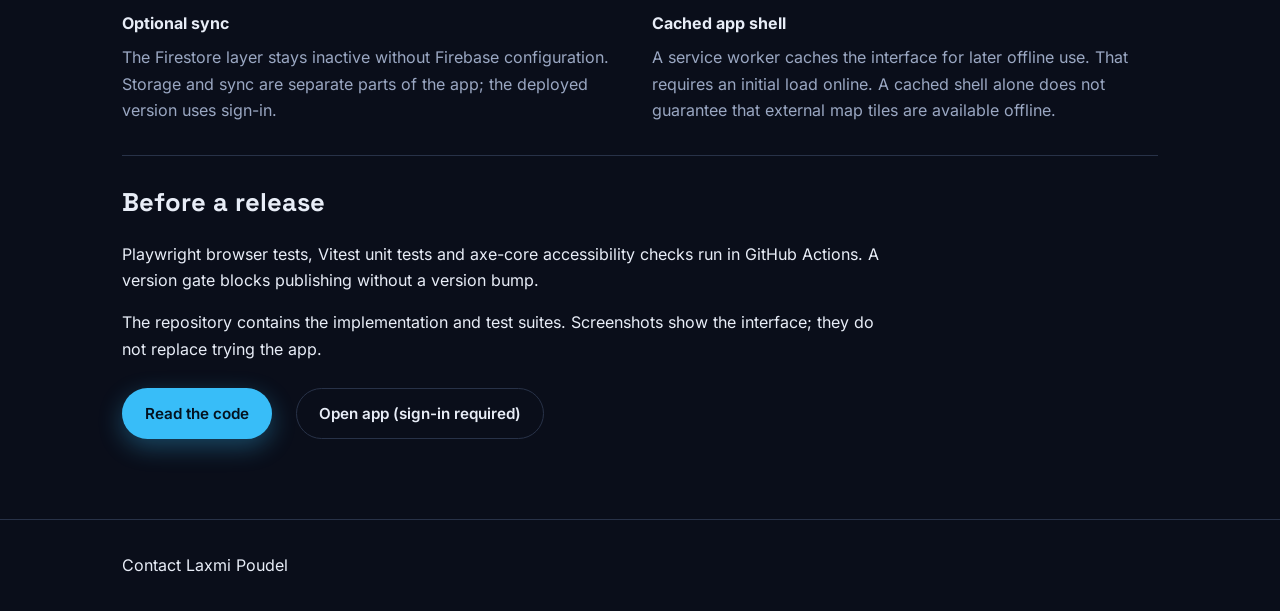
<file: trip-planner.html>
<!DOCTYPE html>
<html lang="en" data-theme="dark">
<head>
  <meta charset="UTF-8">
  <meta name="viewport" content="width=device-width, initial-scale=1">
  <title>Trip Planner: Screens and Design | Laxmi Poudel</title>
  <meta name="description" content="A look at Laxmi Poudel's trip planner: sample screens, local storage, optional sync and release checks.">
  <meta name="author" content="Laxmi Poudel">
  <link rel="canonical" href="https://powan55.github.io/trip-planner.html">
  <link rel="icon" href="favicon.ico">
  <link rel="stylesheet" href="css/styles.css">
  <link rel="stylesheet" href="css/walkthrough.css">
</head>
<body>
  <a class="skip-link" href="#main">Skip to content</a>
  <header class="walkthrough-header"><div class="container"><a href="index.html#projects">Back to portfolio</a></div></header>
  <main id="main" class="container walkthrough" tabindex="-1">
    <p class="eyebrow">Solo project</p>
    <h1>Nepal x Japan Trip Planner</h1>
    <p class="walkthrough-lead">Trip plans on the device, with an app shell that can load offline.</p>
    <p>This walkthrough uses sample screenshots. No account needed. The full app requires sign-in.</p>
    <nav class="walkthrough-nav" aria-label="Walkthrough">
      <a href="#screens">Screens</a><a href="#design">Design choices</a><a href="#checks">Release checks</a>
    </nav>
    <section id="screens" aria-labelledby="screens-title">
      <h2 id="screens-title">A day in the app</h2>
      <div class="walkthrough-screens">
        <figure>
          <a href="assets/img/trip-planner-day.webp" aria-label="Open full-size day planner screenshot"><img src="assets/img/trip-planner-day.webp" width="390" height="844" alt="Sample day planner showing timed stops in Kathmandu"></a>
          <figcaption><strong>Plan the day.</strong> Stops appear in time order, with notes beside each one.</figcaption>
        </figure>
        <figure>
          <a href="assets/img/trip-planner-map.webp" aria-label="Open full-size map screenshot"><img src="assets/img/trip-planner-map.webp" width="390" height="844" alt="Sample map showing numbered Kathmandu stops and a route"></a>
          <figcaption><strong>See the route.</strong> Numbered stops connect the day's plans to places on the map.</figcaption>
        </figure>
        <figure>
          <a href="assets/img/trip-planner-expenses.webp" aria-label="Open full-size expenses screenshot"><img src="assets/img/trip-planner-expenses.webp" width="390" height="844" alt="Sample expense list with costs in yen and rupees split between travelers"></a>
          <figcaption><strong>Track spending.</strong> Shared expenses sit beside the itinerary.</figcaption>
        </figure>
      </div>
    </section>
    <section id="design" aria-labelledby="design-title">
      <h2 id="design-title">Design choices</h2>
      <dl class="design-notes">
        <div><dt>Static hosting</dt><dd>Next.js exports the app to GitHub Pages. The deployed interface does not need a Next.js server.</dd></div>
        <div><dt>Local storage first</dt><dd>Plans use localStorage and photos use IndexedDB. Keeping that data on the device supports offline use. Browser data can be cleared, so local storage has limits as a long-term backup.</dd></div>
        <div><dt>Optional sync</dt><dd>The Firestore layer stays inactive without Firebase configuration. Storage and sync are separate parts of the app; the deployed version uses sign-in.</dd></div>
        <div><dt>Cached app shell</dt><dd>A service worker caches the interface for later offline use. That requires an initial load online. A cached shell alone does not guarantee that external map tiles are available offline.</dd></div>
      </dl>
    </section>
    <section id="checks" aria-labelledby="checks-title">
      <h2 id="checks-title">Before a release</h2>
      <p>Playwright browser tests, Vitest unit tests and axe-core accessibility checks run in GitHub Actions. A version gate blocks publishing without a version bump.</p>
      <p>The repository contains the implementation and test suites. Screenshots show the interface; they do not replace trying the app.</p>
      <div class="work-links">
        <a class="btn btn-primary" href="https://github.com/Powan55/trip_planner" target="_blank" rel="noopener noreferrer">Read the code</a>
        <a class="btn btn-ghost" href="https://powan55.github.io/trip_planner/" target="_blank" rel="noopener noreferrer">Open app (sign-in required)</a>
      </div>
    </section>
  </main>
  <footer class="site-footer"><div class="container"><a href="index.html#contact">Contact Laxmi Poudel</a></div></footer>
</body>
</html>
</file>
<file: css/styles.css>
@font-face {
  font-family: "Inter";
  font-style: normal;
  font-weight: 400 700;
  font-display: swap;
  src: url("../assets/fonts/inter-latin-var.woff2") format("woff2");
}
@font-face {
  font-family: "JetBrains Mono";
  font-style: normal;
  font-weight: 500;
  font-display: swap;
  src: url("../assets/fonts/jetbrains-mono-500-latin.woff2") format("woff2");
}
@font-face {
  font-family: "Space Grotesk";
  font-style: normal;
  font-weight: 500 700;
  font-display: swap;
  src: url("../assets/fonts/space-grotesk-latin-var.woff2") format("woff2");
}

:root {
  --bg: #0a0e1a;
  --bg-elev: #121829;
  --bg-elev-2: #1b2235;
  --border: #283248;
  --text: #e8edf7;
  --text-muted: #9aa7c2;
  --accent: #38bdf8;
  --accent-glow: rgba(56, 189, 248, 0.32);
  --success: #34d399;
  --on-accent: #04121f;
  --danger: #f87171;
  --frame-bg: radial-gradient(ellipse at 50% 0%, #1b2440 0%, #0a0e1a 70%);
  --frame-line: #283248;
  --field-border: #6f7f9e;

  --font-head: "Space Grotesk", system-ui, sans-serif;
  --font-body: "Inter", system-ui, -apple-system, sans-serif;
  --font-mono: "JetBrains Mono", ui-monospace, Consolas, monospace;

  --space-1: 4px;  --space-2: 8px;  --space-3: 16px; --space-4: 24px;
  --space-5: 32px; --space-6: 48px; --space-7: 64px; --space-8: 96px;

  --radius: 16px;
  --radius-sm: 10px;
  --radius-pill: 999px;
  --shadow: 0 10px 40px rgba(0, 0, 0, 0.35);
  --shadow-hover: 0 16px 44px rgba(0, 0, 0, 0.4);
  --maxw: 1100px;
  --nav-h: 68px;

  color-scheme: dark;
}

html[data-theme="light"] {
  --bg: #f5f7fc;
  --bg-elev: #ffffff;
  --bg-elev-2: #eef2fb;
  --border: #d8e0ef;
  --text: #0f172a;
  --text-muted: #51607a;
  --accent: #0369a1;
  --on-accent: #ffffff;
  --danger: #b91c1c;
  --frame-bg: var(--bg-elev-2);
  --frame-line: var(--border);
  --field-border: #75849f;
  --accent-glow: rgba(3, 105, 161, 0.18);
  --success: #047857;
  --shadow: 0 10px 40px rgba(20, 40, 80, 0.12);
  --shadow-hover: 0 16px 44px rgba(20, 40, 80, 0.16);
  color-scheme: light;
}

*, *::before, *::after { box-sizing: border-box; }
* { margin: 0; }

html {
  scroll-behavior: smooth;
  scroll-padding-top: calc(var(--nav-h) + 12px);
  -webkit-text-size-adjust: 100%;
}

body {
  font-family: var(--font-body);
  background: var(--bg);
  color: var(--text);
  line-height: 1.65;
  -webkit-font-smoothing: antialiased;
  overflow-x: hidden;
  transition: background-color .4s ease, color .4s ease;
}

img { max-width: 100%; display: block; }
.i { width: 1em; height: 1em; flex: none; fill: none; stroke: currentColor; stroke-width: 2; stroke-linecap: round; stroke-linejoin: round; }
a { color: inherit; text-decoration: none; }
ul, ol { list-style: none; padding: 0; }
h1, h2, h3, h4 { font-family: var(--font-head); line-height: 1.1; font-weight: 700; }

.container {
  width: 100%;
  max-width: var(--maxw);
  margin-inline: auto;
  padding-inline: clamp(1rem, 5vw, 2rem);
}

.skip-link {
  position: absolute; left: 12px; top: -60px; z-index: 200;
  background: var(--accent); color: var(--on-accent); padding: 10px 16px;
  border-radius: var(--radius-sm); font-weight: 600;
  transition: top .2s ease;
}
.skip-link:focus { top: 12px; }

main:focus { outline: none; }

:focus-visible {
  outline: 2px solid var(--accent);
  outline-offset: 3px;
  border-radius: 4px;
}

.accent-text { color: var(--accent); }

.btn {
  display: inline-flex; align-items: center; gap: 8px;
  padding: 12px 22px; border-radius: var(--radius-pill);
  font-weight: 600; font-size: .95rem; cursor: pointer;
  border: 1px solid transparent; transition: transform .2s ease, box-shadow .2s ease, background .2s ease, border-color .2s ease;
  white-space: nowrap;
}
[hidden] { display: none !important; }
.btn:active { transform: translateY(1px); }
.btn-primary {
  background: var(--accent); color: var(--on-accent);
  box-shadow: 0 8px 24px var(--accent-glow);
}
.btn-primary:hover { transform: translateY(-2px); box-shadow: 0 12px 32px var(--accent-glow); }
.btn-ghost {
  background: transparent; border-color: var(--border); color: var(--text);
}
.btn-ghost:hover { border-color: var(--accent); color: var(--accent); transform: translateY(-2px); }
.btn-link { background: transparent; color: var(--text-muted); padding-inline: 8px; }
.btn-link:hover { color: var(--accent); }
.btn-block { width: 100%; justify-content: center; }

.icon-btn {
  display: inline-grid; place-items: center;
  width: 44px; height: 44px; border-radius: 12px;
  background: var(--bg-elev); border: 1px solid var(--border);
  color: var(--text); cursor: pointer; font-size: 1rem;
  transition: color .2s ease, border-color .2s ease, background .2s ease;
}
.icon-btn:hover { color: var(--accent); border-color: var(--accent); }

#site-header {
  position: sticky; top: 0; z-index: 100;
  height: var(--nav-h);
  display: flex; align-items: center;
}
/* blur lives on a pseudo: backdrop-filter on the header would trap the fixed mobile drawer */
#site-header::before {
  content: ""; position: absolute; inset: 0; z-index: -1;
  background: rgba(10, 14, 26, .8);
  background: color-mix(in srgb, var(--bg) 78%, transparent);
  -webkit-backdrop-filter: blur(14px); backdrop-filter: blur(14px);
  border-bottom: 1px solid var(--border);
  opacity: 0; transition: opacity .3s ease;
}
#site-header.scrolled::before { opacity: 1; }
.nav-wrap { display: flex; align-items: center; justify-content: space-between; gap: 16px; }
.brand { display: flex; align-items: center; gap: 10px; font-family: var(--font-head); font-weight: 700; }
.brand-mark {
  display: grid; place-items: center; width: 34px; height: 34px;
  border-radius: 10px; background: var(--accent); color: var(--on-accent);
  font-size: .875rem; letter-spacing: .5px;
}
.brand-name { font-size: 1rem; }

.nav-list { display: flex; align-items: center; gap: 4px; }
.nav-list a {
  position: relative; padding: 8px 12px; border-radius: 8px;
  color: var(--text-muted); font-weight: 500; font-size: .92rem;
  white-space: nowrap; transition: color .2s ease;
}
.nav-list a:hover { color: var(--text); }
.nav-list a::after {
  content: ""; position: absolute; left: 12px; right: 12px; bottom: 4px;
  height: 2px; background: var(--accent); border-radius: 2px;
  transform: scaleX(0); transform-origin: left; transition: transform .25s ease;
}
.nav-list a:hover::after,
.nav-list a[aria-current="true"]::after { transform: scaleX(1); }
.nav-list a[aria-current="true"] { color: var(--text); }

.nav-actions { display: flex; align-items: center; gap: 10px; }
.nav-burger { display: none; }

/* JS-only controls and the static nav layout when scripts are off */
html:not(.js) #theme-toggle, html:not(.js) #copy-email, html:not(.js) #copy-status,
html:not(.js) .contact-right { display: none; }
html:not(.js) .contact-grid { grid-template-columns: 1fr; }

.hero {
  position: relative; min-height: calc(100svh - var(--nav-h));
  display: flex; align-items: center;
  padding-block: var(--space-6);
  overflow: hidden;
}
.aurora {
  position: absolute; inset: 0; z-index: 0; pointer-events: none;
  -webkit-mask-image: linear-gradient(to bottom, transparent, #000 14%, #000 60%, transparent);
  mask-image: linear-gradient(to bottom, transparent, #000 14%, #000 60%, transparent);
}
.blob { position: absolute; border-radius: 50%; filter: blur(80px); background: var(--accent); }
.blob-1 { width: 460px; height: 460px; top: -120px; left: -80px; opacity: .22; }
.blob-2 { width: 380px; height: 380px; bottom: -140px; right: -60px; opacity: .18; }
html[data-theme="light"] .blob-1 { opacity: .14; }
html[data-theme="light"] .blob-2 { opacity: .1; }
html[data-theme="light"] .hero-title .accent-text { color: #075985; }

.hero-inner {
  position: relative; z-index: 1;
  display: grid; grid-template-columns: minmax(0, 1fr) auto; align-items: center; gap: var(--space-6);
}
.hero-text { display: flex; flex-direction: column; align-items: flex-start; max-width: 720px; }
.hero-photo {
  grid-column: 2; grid-row: 1;
  width: clamp(160px, 22vw, 232px); height: auto; aspect-ratio: 1; object-fit: cover; object-position: 50% 18%;
  border-radius: 50%; border: 3px solid color-mix(in srgb, var(--accent) 55%, var(--border));
  box-shadow: 0 0 0 8px color-mix(in srgb, var(--accent) 10%, transparent), var(--shadow);
}
.eyebrow {
  display: inline-block; font-family: var(--font-mono); font-size: .875rem;
  letter-spacing: 2px; text-transform: uppercase; color: var(--accent);
  padding: 6px 14px; border: 1px solid var(--border); border-radius: var(--radius-pill);
  background: var(--bg-elev); margin-bottom: var(--space-3);
}
.hero-title { font-size: clamp(2.6rem, 7vw, 4.6rem); letter-spacing: -1px; margin-bottom: var(--space-2); }
.hero-role { font-size: clamp(1.05rem, 2.2vw, 1.4rem); color: var(--text); font-family: var(--font-head); font-weight: 500; max-width: 26ch; line-height: 1.35; margin-bottom: var(--space-3); }
@media (min-width: 620px) { .hero-role { max-width: 48ch; } }
.hero-lead { font-size: clamp(1rem, 1.6vw, 1.12rem); color: var(--text-muted); max-width: 68ch; margin-bottom: var(--space-4); }
.hero-lead strong { color: var(--text); font-weight: 600; }

.stat-chips { display: flex; flex-wrap: wrap; gap: 10px; margin-bottom: var(--space-4); }
.stat-chips li {
  display: flex; align-items: baseline; gap: 6px;
  background: var(--bg-elev); border: 1px solid var(--border);
  padding: 8px 14px; border-radius: var(--radius-sm);
  font-size: .875rem; color: var(--text-muted);
}
.stat-num { font-family: var(--font-mono); font-weight: 500; color: var(--accent); font-size: 1rem; }
.stat-src { font-size: .8125rem; }

.hero-cta { display: flex; flex-wrap: wrap; gap: 12px; align-items: center; margin-bottom: var(--space-4); }
.hero-socials { display: flex; gap: 6px; font-size: 1.35rem; color: var(--text-muted); margin-left: -10px; }
.hero-socials a { display: grid; place-items: center; width: 44px; height: 44px; }
.hero-socials a { transition: color .2s ease, transform .2s ease; }
.hero-socials a:hover { color: var(--accent); transform: translateY(-3px); }
.hero-socials a.hero-email { width: auto; display: inline-flex; gap: 8px; padding-inline: 10px; font-size: .95rem; color: var(--text); text-decoration: underline; text-decoration-color: var(--border); text-underline-offset: 4px; }
.hero-socials a.hero-email:hover { text-decoration-color: currentColor; }

.section { padding-block: clamp(4rem, 10vw, 7rem); }
.section-alt { background: var(--bg-elev); border-block: 1px solid var(--border); }
.kicker {
  font-family: var(--font-mono); font-size: .875rem; letter-spacing: 2px;
  text-transform: uppercase; color: var(--accent); margin-bottom: var(--space-2);
}
.section-title { font-size: clamp(1.8rem, 3.6vw, 2.6rem); letter-spacing: -.5px; margin-bottom: var(--space-5); }

.about-body { max-width: 760px; }
.about-body p { color: var(--text-muted); margin-bottom: var(--space-3); }
.about-body strong { color: var(--text); }
.glow-card { position: relative; transition: translate .25s ease, box-shadow .25s ease, border-color .25s ease; }
.glow-card:hover { translate: 0 -4px; border-color: color-mix(in srgb, var(--accent) 45%, var(--border)); box-shadow: var(--shadow-hover); }

.skills-grid { display: grid; gap: var(--space-4); }
@media (min-width: 640px) {
  .skills-grid { grid-template-columns: repeat(2, 1fr); }
  .skill-group:last-child { grid-column: span 2; }
}
@media (min-width: 1000px) { .skills-grid { grid-template-columns: repeat(3, 1fr); } }
.skill-group {
  background: var(--bg-elev); border: 1px solid var(--border);
  border-radius: var(--radius); padding: var(--space-4) var(--space-5);
}
.skill-group h3 { font-size: 1rem; display: flex; align-items: center; gap: 10px; margin-bottom: var(--space-3); }
.skill-group h3 .i { color: var(--accent); }
.chips { display: flex; flex-wrap: wrap; gap: 8px; }
.chips li {
  font-size: .875rem; padding: 6px 12px; border-radius: var(--radius-pill);
  background: var(--bg-elev-2); border: 1px solid var(--border); color: var(--text-muted);
  transition: color .2s ease, border-color .2s ease, transform .2s ease;
}
.chips li:hover { color: var(--text); border-color: var(--accent); transform: translateY(-2px); }

.timeline { position: relative; margin-left: 8px; }
.timeline::before {
  content: ""; position: absolute; left: 7px; top: 6px; bottom: 6px; width: 2px;
  background: linear-gradient(var(--accent), transparent);
}
.tl-item { position: relative; padding-left: 36px; margin-bottom: var(--space-4); }
.tl-dot {
  position: absolute; left: 0; top: 8px; width: 16px; height: 16px; border-radius: 50%;
  background: var(--bg); border: 3px solid var(--accent); box-shadow: 0 0 0 4px var(--bg);
}
.tl-card { background: var(--bg-elev); border: 1px solid var(--border); border-radius: var(--radius); padding: var(--space-4) var(--space-5); }
.tl-head { margin-bottom: var(--space-3); }
.tl-head h3 { font-size: 1.2rem; display: flex; align-items: center; gap: 10px; flex-wrap: wrap; }
.tl-flag { font-size: .875rem; font-family: var(--font-mono); text-transform: uppercase; letter-spacing: 1px; color: var(--accent); border: 1px solid color-mix(in srgb, var(--accent) 40%, var(--border)); border-radius: var(--radius-pill); padding: 2px 9px; }
.tl-co { display: block; color: var(--accent); font-weight: 500; font-size: .95rem; margin-top: 2px; }
.tl-date { display: block; color: var(--text-muted); font-family: var(--font-mono); font-size: .875rem; margin-top: 2px; }
.tl-bullets li { position: relative; padding-left: 20px; color: var(--text-muted); font-size: .95rem; margin-bottom: 8px; }
.tl-bullets li strong { color: var(--text); font-weight: 600; }
.tl-bullets li::before { content: ""; position: absolute; left: 2px; top: 10px; width: 6px; height: 6px; border-radius: 50%; background: var(--accent); }

.edu-card {
  display: flex; align-items: center; gap: var(--space-4); flex-wrap: wrap;
  background: var(--bg-elev); border: 1px solid var(--border); border-radius: var(--radius);
  padding: var(--space-4) var(--space-5); margin-top: var(--space-4);
}
.edu-card > .i { font-size: 1.6rem; color: var(--accent); }
.edu-card h3 { font-size: 1.1rem; }
.edu-card .tl-date { margin-left: auto; }

.work-grid { display: grid; grid-template-columns: repeat(auto-fit, minmax(min(300px, 100%), 1fr)); gap: var(--space-4); }
.work-card {
  background: var(--bg-elev); border: 1px solid var(--border); border-radius: var(--radius);
  overflow: hidden; display: flex; flex-direction: column;
  transition: translate .25s ease, box-shadow .25s ease, border-color .25s ease;
}
.work-card:hover { translate: 0 -6px; border-color: color-mix(in srgb, var(--accent) 45%, var(--border)); box-shadow: var(--shadow-hover); }
.work-media { aspect-ratio: 16 / 10; overflow: hidden; border-bottom: 1px solid var(--border); }
.work-media img { width: 100%; height: 100%; object-fit: cover; transition: transform .4s ease; }
.work-card:hover .work-media img { transform: scale(1.06); }
.work-body { padding: var(--space-4) var(--space-5) var(--space-5); display: flex; flex-direction: column; gap: 8px; flex: 1; }
.work-tags { display: flex; flex-wrap: wrap; gap: 6px; margin-bottom: 2px; }
.work-tags span { font-size: .875rem; font-family: var(--font-mono); color: var(--accent); background: color-mix(in srgb, var(--accent) 12%, transparent); border: 1px solid color-mix(in srgb, var(--accent) 26%, transparent); border-radius: var(--radius-pill); padding: 3px 9px; }
.work-body h3, .work-body h4 { font-size: 1.2rem; }
.work-sub { color: var(--text-muted); font-size: .875rem; font-weight: 500; margin-top: -4px; }
.work-body > p:not(.work-sub):not(.work-outcome) { color: var(--text-muted); font-size: .95rem; }
.work-link { margin-top: auto; color: var(--accent); font-weight: 600; font-size: .9rem; display: inline-flex; align-items: center; gap: 6px; min-height: 44px; }
.work-link:hover { gap: 10px; }
.center-cta { text-align: center; margin-top: var(--space-5); }

.work-card--featured { grid-column: 1 / -1; position: relative; border-color: color-mix(in srgb, var(--accent) 32%, var(--border)); }
.work-card--featured::after {
  content: ""; position: absolute; inset: 0 0 auto 0; height: 3px;
  background: var(--accent); z-index: 2; pointer-events: none;
}
.work-card--featured .work-media { aspect-ratio: 21 / 9; }
.work-card--featured .work-body { gap: 12px; }

.work-card--wide { grid-column: 1 / -1; }
.work-outcome { color: var(--text); font-size: 1rem; font-weight: 500; }

.work-card .work-media--shots {
  aspect-ratio: auto;
  display: flex; justify-content: center; align-items: flex-start; gap: clamp(10px, 2vw, 22px);
  padding: 24px 24px 0;
  background: var(--frame-bg);
}
.work-media--shots img {
  width: min(220px, 30%); height: auto; aspect-ratio: 390 / 650; object-fit: cover; object-position: top; flex: none;
  border: 1px solid var(--frame-line); border-bottom: 0; border-radius: 18px 18px 0 0;
}
.work-card:hover .work-media--shots img { transform: none; }

.subhead { font-size: 1.25rem; margin: var(--space-7) 0 var(--space-4); }
.work-card--mini h4, .work-row h4 { display: flex; align-items: center; gap: 10px; flex-wrap: wrap; }
.work-card--mini .work-body { padding-block: var(--space-4); gap: 6px; }
.work-card--mini .work-body > p { max-width: 80ch; }
.other-work { display: grid; gap: var(--space-3); }
.work-row {
  display: flex; flex-wrap: wrap; align-items: center; gap: 4px var(--space-4);
  background: var(--bg-elev); border: 1px solid var(--border); border-radius: var(--radius);
  padding: var(--space-2) var(--space-5);
}
.work-row h4 { font-size: 1.05rem; }
.work-row p { flex: 1 1 280px; color: var(--text-muted); font-size: .95rem; }
.work-row .work-link { margin-top: 0; }
.work-card--featured .work-body h3 { font-size: clamp(1.3rem, 2.4vw, 1.6rem); display: flex; align-items: center; gap: 10px; flex-wrap: wrap; }

.case-cols { display: grid; grid-template-columns: 1fr 1.3fr; gap: var(--space-3) var(--space-5); }
.case-block { margin-top: 4px; }
.case-block p:not(.case-label) { color: var(--text-muted); font-size: .95rem; }
.case-block p + .case-label { margin-top: var(--space-3); }
.case-label {
  font-family: var(--font-mono); font-size: .875rem; text-transform: uppercase;
  letter-spacing: 1.6px; color: var(--accent); margin-bottom: 6px;
}

.case-list { display: grid; gap: 9px; }
.case-list li { position: relative; padding-left: 18px; color: var(--text-muted); font-size: .95rem; line-height: 1.6; }
.case-list li::before {
  content: ""; position: absolute; left: 1px; top: .6em; width: 6px; height: 6px;
  border-radius: 2px; background: var(--accent);
}
.case-list strong { color: var(--text); font-weight: 600; }
.case-list code {
  font-family: var(--font-mono); font-size: .93em; color: var(--accent);
  background: color-mix(in srgb, var(--accent) 12%, transparent);
  border-radius: 5px; padding: 1px 5px;
}

.evidence-chips { display: flex; flex-wrap: wrap; gap: 6px; }
.evidence-chips li {
  font-size: .875rem; font-family: var(--font-mono); color: var(--success);
  background: color-mix(in srgb, var(--success) 12%, transparent);
  border: 1px solid color-mix(in srgb, var(--success) 32%, transparent);
  border-radius: var(--radius-pill); padding: 3px 9px;
}

.work-links { display: flex; flex-wrap: wrap; align-items: center; gap: var(--space-4); margin-top: auto; padding-top: 10px; }
.work-links .work-link { margin-top: 0; }
.work-note { font-family: var(--font-mono); font-size: .875rem; color: var(--text-muted); }

@media (min-width: 861px) {
  .work-grid { grid-template-columns: 1fr 1fr; }
}

@media (max-width: 860px) {
  .case-cols { grid-template-columns: 1fr; }
}

@media (max-width: 560px) {
  .work-card .work-media--shots { padding-top: 16px; }
  .work-media--shots img { width: 40%; }
  .shot-extra { display: none; }
}

.contact-grid { display: grid; grid-template-columns: 1fr 1fr; gap: var(--space-6); align-items: start; }
.contact-lead { color: var(--text-muted); margin-bottom: var(--space-4); }
.contact-email { display: flex; flex-wrap: wrap; gap: 12px; margin-bottom: var(--space-2); }
.contact-list { display: grid; gap: 12px; margin-bottom: var(--space-4); }
.contact-list li { display: flex; align-items: center; gap: 12px; color: var(--text-muted); }
.contact-list .i { color: var(--accent); }
.contact-socials { display: flex; flex-wrap: wrap; gap: 12px; font-size: 1.3rem; }
.contact-socials a { display: grid; place-items: center; width: 46px; height: 46px; border-radius: 12px; background: var(--bg-elev-2); border: 1px solid var(--border); color: var(--text-muted); transition: color .2s ease, border-color .2s ease, transform .2s ease; }
.contact-socials a:hover { color: var(--accent); border-color: var(--accent); transform: translateY(-3px); }
.contact-socials a.social-text { width: auto; padding-inline: 16px; gap: 8px; font-size: .95rem; font-weight: 500; display: inline-flex; align-items: center; white-space: nowrap; }

.contact-right form { background: var(--bg-elev); border: 1px solid var(--border); border-radius: var(--radius); padding: var(--space-5); display: grid; gap: var(--space-3); }
.field { display: grid; gap: 6px; }
.field label { font-size: .875rem; color: var(--text-muted); font-weight: 500; }
.field input, .field textarea {
  width: 100%; padding: 12px 14px; border-radius: var(--radius-sm);
  background: var(--bg); border: 1px solid var(--field-border); color: var(--text);
  font-family: inherit; font-size: .95rem; resize: vertical;
  transition: border-color .2s ease, box-shadow .2s ease;
}
.field input::placeholder, .field textarea::placeholder { color: var(--text-muted); opacity: 1; }
.field input:focus, .field textarea:focus { outline: none; border-color: var(--accent); box-shadow: 0 0 0 3px var(--accent-glow); }
.form-msg { font-size: .9rem; min-height: 1.2em; font-weight: 500; }
#msg { color: var(--success); }
#msg-err { color: var(--danger); }
.form-msg a { text-decoration: underline; }
#copy-status { font-size: .9rem; min-height: 1.4em; margin-bottom: var(--space-3); color: var(--text-muted); }
#copy-status span { color: var(--text); user-select: all; }

.site-footer { border-top: 1px solid var(--border); padding-block: var(--space-5); background: var(--bg); }
.footer-wrap { display: flex; align-items: center; justify-content: space-between; gap: var(--space-3); flex-wrap: wrap; color: var(--text-muted); font-size: .9rem; }
.footer-socials { display: flex; gap: 4px; font-size: 1.15rem; }
.footer-socials a { display: grid; place-items: center; width: 44px; height: 44px; }
.footer-socials a:hover { color: var(--accent); }
.footer-built { font-family: var(--font-mono); font-size: .875rem; }

.to-top {
  position: fixed; z-index: 90;
  right: max(16px, env(safe-area-inset-right)); bottom: max(16px, env(safe-area-inset-bottom));
  width: 44px; height: 44px; border-radius: 50%;
  background: var(--bg-elev-2); color: var(--text);
  border: 1px solid var(--field-border); cursor: pointer;
  font-size: 1rem; box-shadow: 0 4px 14px rgba(0, 0, 0, .28);
  opacity: 0; visibility: hidden; transform: translateY(12px);
  transition: opacity .3s ease, transform .3s ease, visibility .3s ease, color .2s ease, border-color .2s ease;
}
.to-top.show { opacity: 1; visibility: visible; transform: translateY(0); }
.to-top:hover { color: var(--accent); border-color: var(--accent); }

.js [data-reveal] {
  opacity: 0; transform: translateY(18px);
  transition: opacity .6s ease var(--d, 0ms), transform .6s ease var(--d, 0ms),
    translate .25s ease, box-shadow .25s ease, border-color .25s ease;
}
.js [data-reveal].in-view { opacity: 1; transform: none; }

@media (max-width: 920px) {
  .contact-grid { grid-template-columns: 1fr; }
}

@media (min-width: 901px) and (max-width: 1040px) {
  .nav-list { gap: 0; }
  .nav-list a { padding-inline: 8px; }
  .nav-list a::after { left: 8px; right: 8px; }
}

@media (max-width: 900px) {
  html:not(.js) #site-header { position: static; height: auto; padding-block: 8px; }
  html:not(.js) .nav-wrap { flex-wrap: wrap; justify-content: center; }
  html:not(.js) .nav-list { flex-wrap: wrap; justify-content: center; }
  html:not(.js) .nav-list a { padding-block: 10px; }
  .js .nav-burger { display: inline-grid; }
  .js #primary-nav {
    position: fixed; top: var(--nav-h); right: 0; bottom: 0; width: min(78vw, 300px);
    background: var(--bg-elev); border-left: 1px solid var(--border);
    transform: translateX(100%); visibility: hidden;
    transition: transform .3s ease, visibility 0s .3s;
    padding-top: 16px; z-index: 99;
    box-shadow: -20px 0 60px rgba(0,0,0,.4);
  }
  .js body.nav-open #primary-nav { transform: translateX(0); visibility: visible; transition: transform .3s ease; }
  body::after {
    content: ""; position: fixed; inset: 0; z-index: 98;
    background: rgba(0, 0, 0, .55); opacity: 0; pointer-events: none;
    transition: opacity .3s ease;
  }
  body.nav-open::after { opacity: 1; pointer-events: auto; }
  .js .nav-list { flex-direction: column; align-items: stretch; gap: 4px; padding: 0 16px; }
  .js .nav-list a { padding: 12px 14px; font-size: 1rem; }
  .nav-list a::after { display: none; }
  body.nav-open { overflow: hidden; }
}

@media (max-width: 760px) {
  .edu-card .tl-date { margin-left: 0; }
}

@media (max-width: 480px) {
  .timeline { margin-left: 0; }
  .timeline::before { left: 5px; }
  .tl-item { padding-left: 24px; }
  .tl-dot { width: 12px; height: 12px; top: 10px; border-width: 2px; }
  .tl-card, .edu-card { padding: var(--space-3) var(--space-3); }
}

@media (max-width: 720px) {
  .hero-inner { grid-template-columns: 1fr; gap: var(--space-3); }
  .hero-photo { grid-column: auto; grid-row: auto; width: 88px; order: -1; box-shadow: 0 0 0 5px color-mix(in srgb, var(--accent) 10%, transparent); }
  .hero { align-items: flex-start; padding-block: var(--space-4) var(--space-5); }
  .hero-text > * { order: 5; }
  .hero-text > .eyebrow { order: 0; }
  .hero-text > .hero-title { order: 1; }
  .hero-text > .hero-role { order: 2; }
  .hero-text > .hero-facts { order: 3; }
  .hero-text > .hero-cta { order: 4; }
  .hero-text > .hero-socials { order: 5; }
  .hero-text > .hero-lead { order: 6; }
  .hero-text > .stat-chips { order: 7; }
  .stat-chips { display: grid; grid-template-columns: 1fr 1fr; width: 100%; }
  .stat-chips li { flex-direction: column; align-items: flex-start; gap: 2px; }
  .stat-chips li:last-child { grid-column: 1 / -1; }
}

@media (max-width: 420px) {
  .brand-name { position: absolute; width: 1px; height: 1px; overflow: hidden; clip-path: inset(50%); white-space: nowrap; }
  .hero-cta { width: 100%; }
  .hero-cta .btn { flex: 1 1 auto; justify-content: center; }
  .hero-cta .btn-link { flex: 0 0 auto; padding-inline: 0; }
}

.eyebrow--open {
  display: inline-flex; align-items: center; gap: 9px;
  text-transform: none; letter-spacing: .4px; font-size: .875rem; color: var(--text);
}
.status-dot {
  width: 8px; height: 8px; border-radius: 50%; background: var(--success);
  box-shadow: 0 0 0 4px color-mix(in srgb, var(--success) 20%, transparent);
}

.hero-facts {
  display: flex; flex-wrap: wrap; gap: 8px 22px;
  margin-bottom: var(--space-3); color: var(--text-muted); font-size: .95rem;
}
.hero-facts li { display: flex; align-items: center; gap: 8px; }
.hero-facts .i { color: var(--accent); }

.cta-note { flex-basis: 100%; font-family: var(--font-mono); font-size: .875rem; color: var(--text-muted); }

.form-hint { font-size: .875rem; color: var(--text-muted); }
.field--hp { position: absolute; left: -9999px; top: auto; width: 1px; height: 1px; overflow: hidden; }

@media print {
  :root, html[data-theme="dark"], html[data-theme="light"] {
    --bg: #fff; --bg-elev: #fff; --bg-elev-2: #fff;
    --text: #000; --text-muted: #333; --border: #bbb;
    --accent: #075985;
    --success: #047857;
    --on-accent: #fff; --danger: #b91c1c; --accent-glow: transparent;
    --shadow: none; color-scheme: light;
  }
  body { background: #fff; color: #000; }
  #site-header, .aurora, .hero-photo, .to-top, .hero-socials,
  .contact-right, .footer-socials, .nav-actions, .cta-note, .hero-cta { display: none !important; }
  .hero { min-height: auto; padding-block: var(--space-4); }
  .section { padding-block: var(--space-4); }
  .accent-text { color: #000 !important; }
  .tl-card, .work-card, .skill-group, .edu-card, .glow-card {
    box-shadow: none; border-color: #ccc; break-inside: avoid;
  }
  .work-card .work-media { display: none !important; }
  .work-row { break-inside: avoid; }
  .js [data-reveal], .js [data-reveal].in-view { opacity: 1; transform: none; transition: none; }
  a[href^="http"]::after { content: " (" attr(href) ")"; font-size: .75em; color: #555; word-break: break-all; }
}

@media (prefers-reduced-motion: reduce) {
  html { scroll-behavior: auto; }
  *, *::before, *::after { animation-duration: .001ms !important; animation-iteration-count: 1 !important; transition-duration: .001ms !important; }
  .js [data-reveal] { opacity: 1; transform: none; }
}
</file>
<file: css/walkthrough.css>
.walkthrough-header { padding-block: 20px; border-bottom: 1px solid var(--border); }
.walkthrough-header a, .walkthrough-nav a { display: inline-flex; min-height: 44px; align-items: center; color: var(--accent); }
.walkthrough { padding-block: 48px; }
.walkthrough h1 { font-size: clamp(2rem, 5vw, 3.5rem); max-width: 18ch; margin-bottom: 20px; }
.walkthrough-lead { font-size: 1.25rem; color: var(--text); margin-bottom: 12px; }
.walkthrough p { max-width: 76ch; margin-bottom: 16px; }
.walkthrough-nav { display: flex; flex-wrap: wrap; gap: 8px 28px; margin-block: 24px; }
.walkthrough section { padding-block: 32px; border-top: 1px solid var(--border); }
.walkthrough h2 { margin-bottom: 24px; font-size: 1.6rem; }
.walkthrough-screens { display: grid; grid-template-columns: repeat(3, minmax(0, 1fr)); gap: 28px; }
.walkthrough figure { margin: 0; }
.walkthrough figure a { display: block; border: 1px solid var(--border); border-radius: 18px; overflow: hidden; }
.walkthrough figure img { width: 100%; height: auto; }
.walkthrough figcaption { color: var(--text-muted); margin-top: 16px; }
.walkthrough figcaption strong { color: var(--text); }
.design-notes { display: grid; grid-template-columns: repeat(2, minmax(0, 1fr)); gap: 24px; }
.design-notes dt { font-weight: 700; margin-bottom: 8px; }
.design-notes dd { margin: 0; color: var(--text-muted); }
@media (max-width: 650px) {
  .walkthrough { padding-block: 28px; }
  .walkthrough-screens, .design-notes { grid-template-columns: 1fr; }
  .walkthrough figure { max-width: 390px; margin-inline: auto; }
}
</file>
